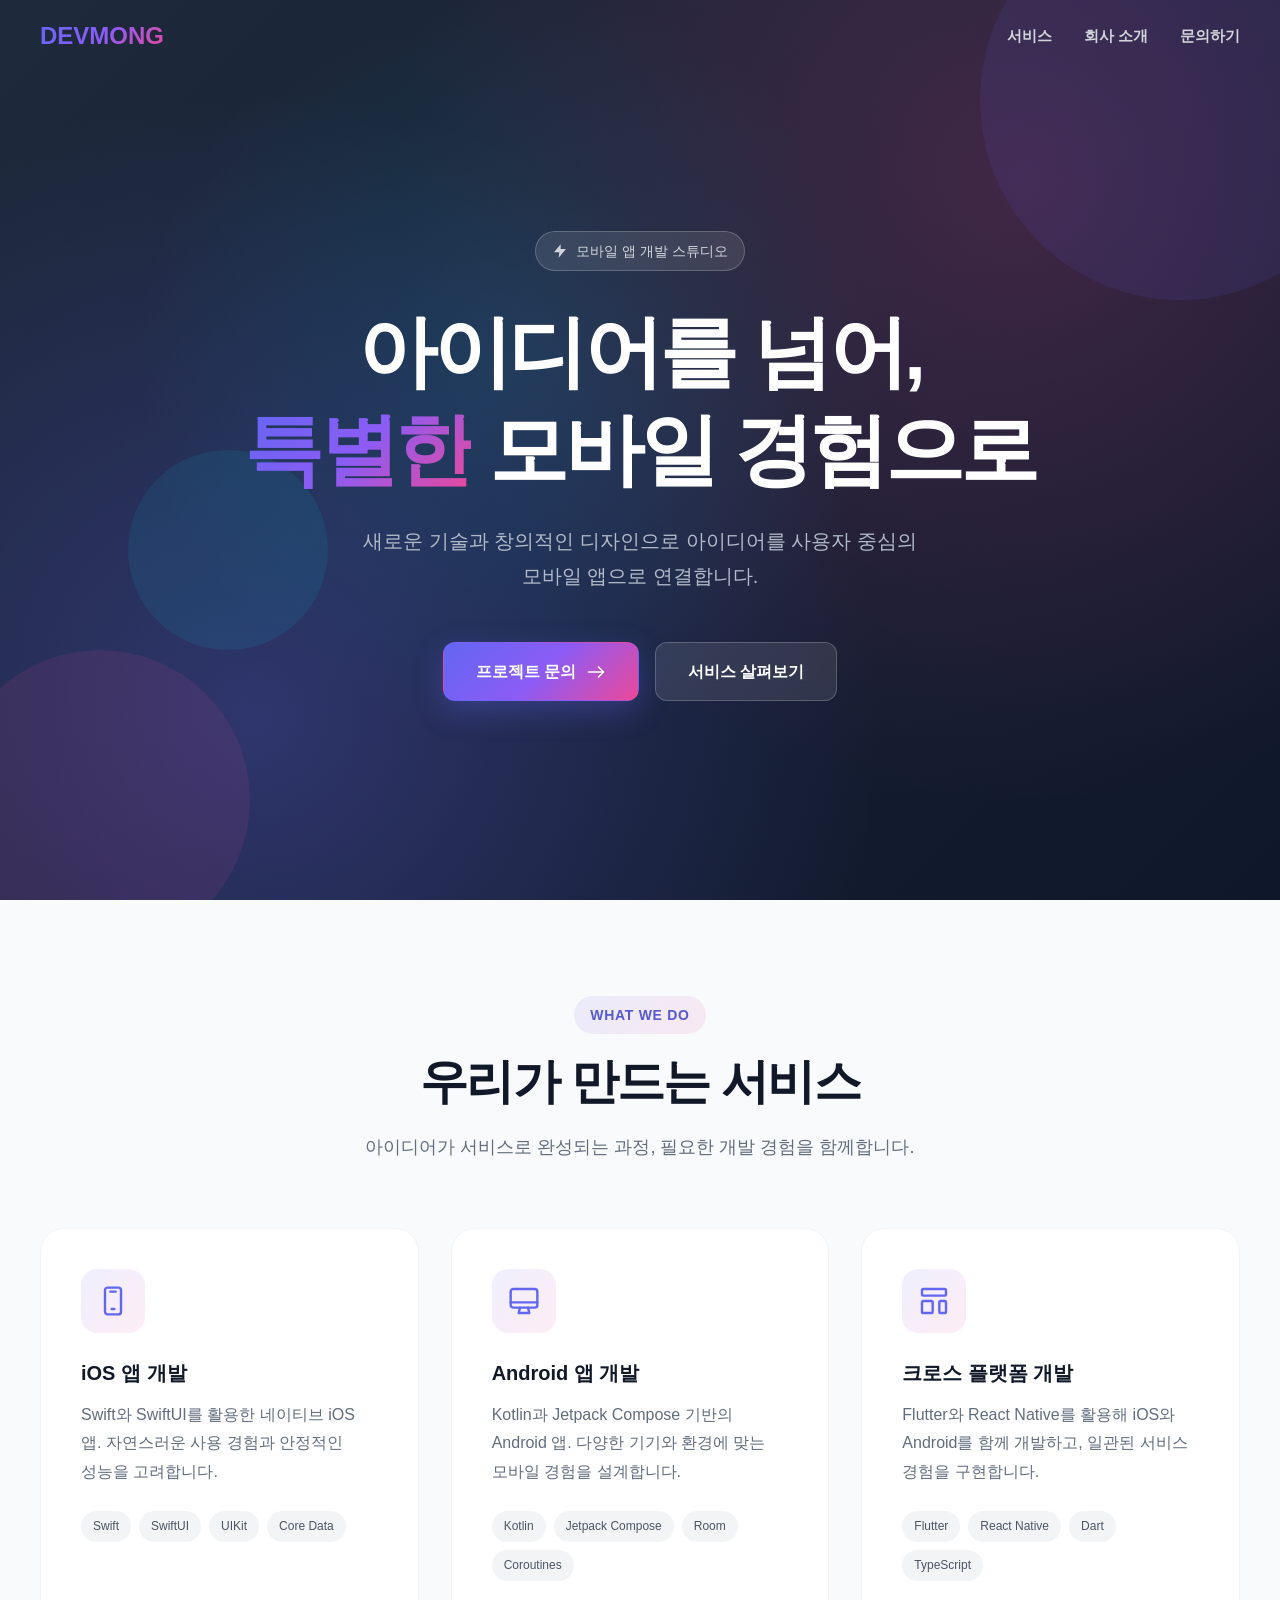
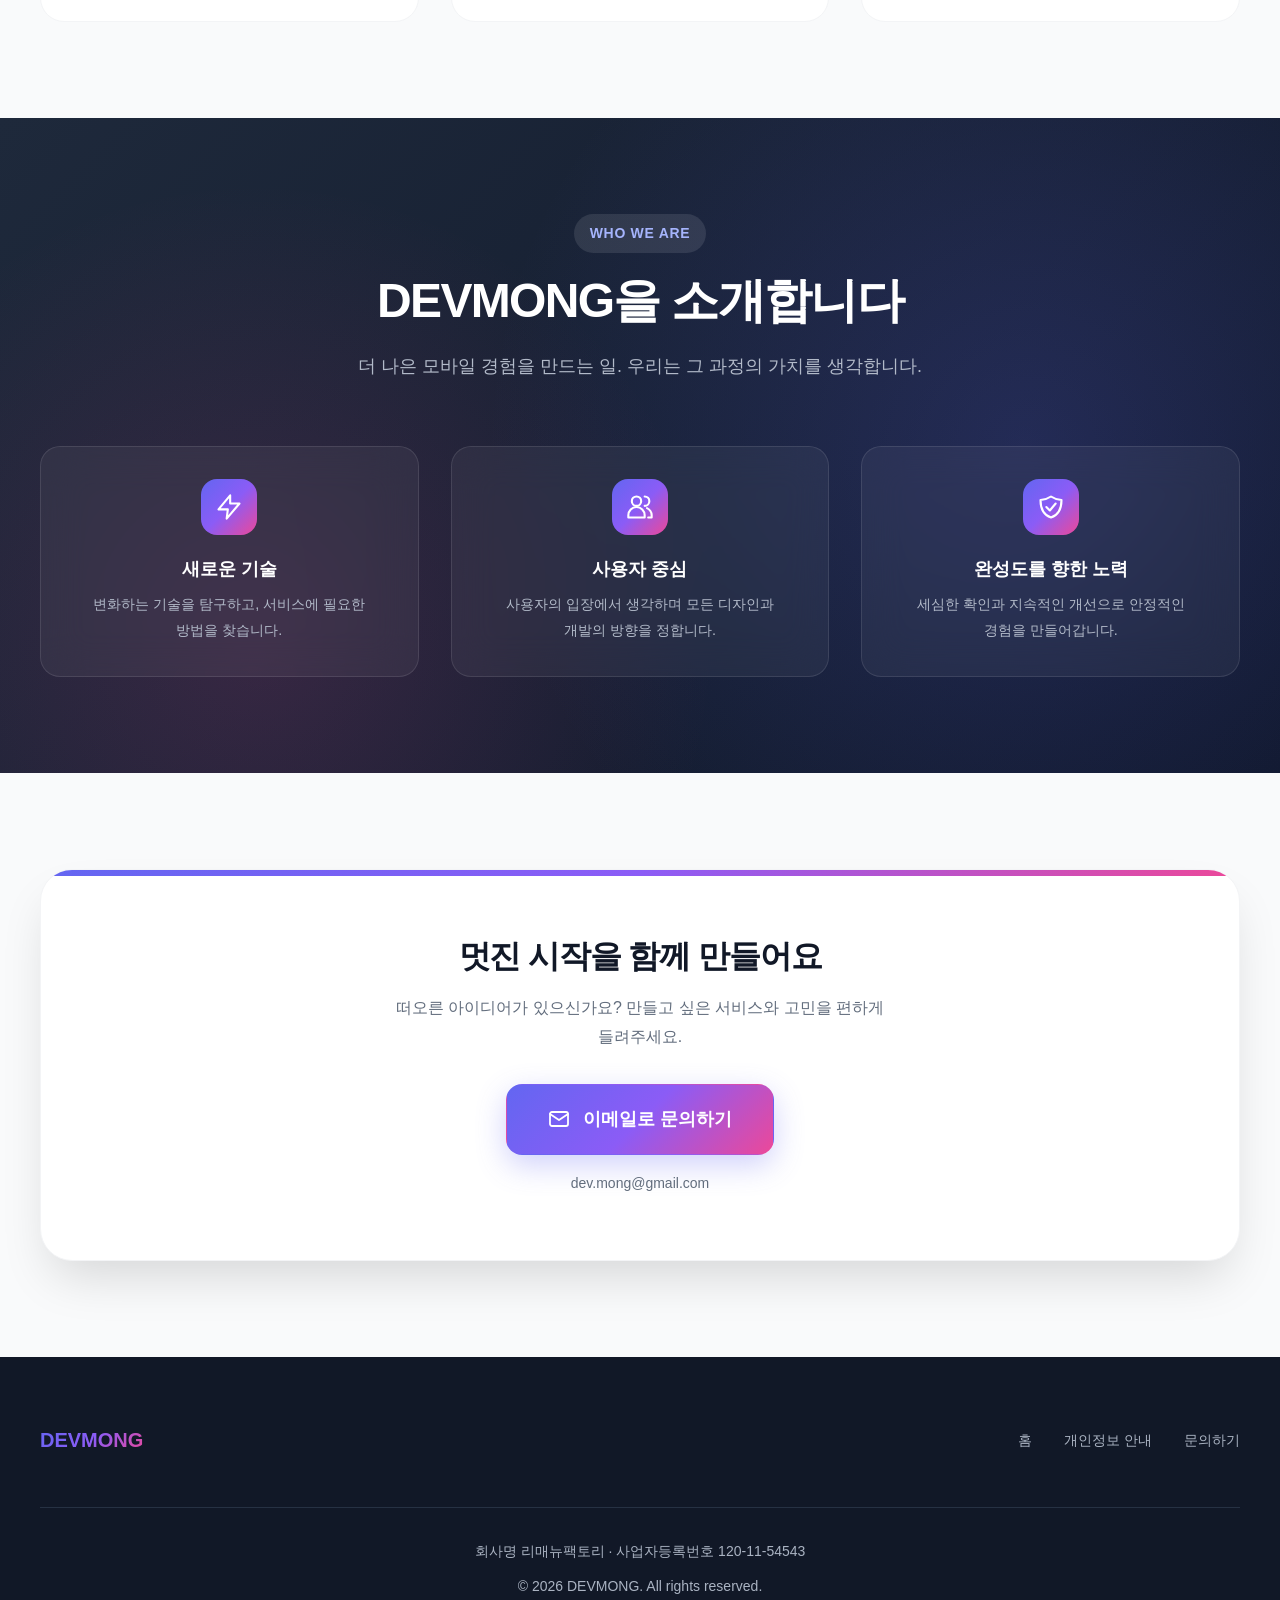
<file: index.html>
<!doctype html>
<html lang="ko">
<head>
  <meta charset="utf-8">
  <meta name="viewport" content="width=device-width, initial-scale=1">
  <meta name="theme-color" content="#0f172a">
  <meta name="description" content="아이디어를 더 나은 모바일 경험으로 연결합니다. DEVMONG의 서비스와 회사 소개를 만나보세요.">
  <meta property="og:type" content="website">
  <meta property="og:locale" content="ko_KR">
  <meta property="og:title" content="DEVMONG | 모바일 앱 개발 스튜디오">
  <meta property="og:description" content="아이디어를 더 나은 모바일 경험으로 연결합니다.">
  <title>DEVMONG | 모바일 앱 개발 스튜디오</title>
  <link rel="icon" href="./assets/favicon.svg" type="image/svg+xml">
  <link rel="stylesheet" href="./assets/styles.css">
  <script src="./site.config.js" defer></script>
  <script src="./assets/main.js" defer></script>
</head>
<body id="top">
  <a class="skip-link" href="#main">본문으로 바로가기</a>
  <header class="navbar" id="navbar">
    <nav class="nav-container container" aria-label="주 메뉴">
      <a class="logo" href="./index.html" aria-label="DEVMONG 홈" data-brand-link>
        <img class="brand-image" data-brand-image alt="" hidden>
        <span class="brand-text" data-company-name>DEVMONG</span>
      </a>
      <button class="mobile-menu-btn" type="button" aria-controls="nav-links" aria-expanded="false" aria-label="메뉴 열기" hidden>
        <svg viewBox="0 0 24 24" fill="none" stroke="currentColor" stroke-width="2" aria-hidden="true"><path class="menu-lines" d="M4 6h16M4 12h16M4 18h16"/><path class="menu-close" d="m6 6 12 12M6 18 18 6"/></svg>
      </button>
      <ul class="nav-links" id="nav-links">
        <li><a href="#services">서비스</a></li>
        <li><a href="#about">회사 소개</a></li>
        <li><a href="#contact">문의하기</a></li>
      </ul>
    </nav>
  </header>

  <main id="main" tabindex="-1">
    <section class="hero" aria-labelledby="hero-title">
      <div class="floating-shapes" aria-hidden="true"><div class="shape shape-1"></div><div class="shape shape-2"></div><div class="shape shape-3"></div></div>
      <div class="hero-content">
        <div class="hero-badge">
          <svg viewBox="0 0 24 24" fill="currentColor" aria-hidden="true"><path d="M13 2 3 14h8l-1 8L21 9h-8z"/></svg>
          <span data-text="hero.badge">모바일 앱 개발 스튜디오</span>
        </div>
        <h1 id="hero-title"><span class="hero-line" data-text="hero.line1">아이디어를 넘어,</span><span class="gradient-text" data-text="hero.highlight">특별한</span> <span data-text="hero.line2">모바일 경험으로</span></h1>
        <p data-text="hero.description">새로운 기술과 창의적인 디자인으로 아이디어를 사용자 중심의 모바일 앱으로 연결합니다.</p>
        <div class="hero-buttons">
          <a class="btn btn-primary" href="#contact"><span data-text="hero.primaryButton">프로젝트 문의</span><svg viewBox="0 0 24 24" fill="none" stroke="currentColor" stroke-width="2" aria-hidden="true"><path d="M3 12h18m-6-6 6 6-6 6"/></svg></a>
          <a class="btn btn-secondary" href="#services" data-text="hero.secondaryButton">서비스 살펴보기</a>
        </div>
      </div>
    </section>

    <section id="services" aria-labelledby="services-title">
      <div class="container">
        <div class="section-header reveal">
          <span class="section-label">WHAT WE DO</span>
          <h2 class="section-title" id="services-title" data-text="services.title">우리가 만드는 서비스</h2>
          <p class="section-subtitle" data-text="services.description">아이디어가 서비스로 완성되는 과정, 필요한 개발 경험을 함께합니다.</p>
        </div>
        <div class="services-grid">
          <article class="service-card reveal" data-service="0">
            <div class="service-icon" aria-hidden="true"><svg viewBox="0 0 24 24" fill="none" stroke="currentColor" stroke-width="1.8"><rect x="6" y="2" width="12" height="20" rx="2"/><path d="M10 5h4M11 18h2"/></svg></div>
            <h3 data-service-title>iOS 앱 개발</h3>
            <p data-service-description>Swift와 SwiftUI를 활용한 네이티브 iOS 앱. 자연스러운 사용 경험과 안정적인 성능을 고려합니다.</p>
            <ul class="service-tags" aria-label="관련 기술"><li>Swift</li><li>SwiftUI</li><li>UIKit</li><li>Core Data</li></ul>
          </article>
          <article class="service-card reveal" data-service="1">
            <div class="service-icon" aria-hidden="true"><svg viewBox="0 0 24 24" fill="none" stroke="currentColor" stroke-width="1.8"><rect x="2" y="3" width="20" height="14" rx="2"/><path d="M2 13h20M9 17l-1 4h8l-1-4"/></svg></div>
            <h3 data-service-title>Android 앱 개발</h3>
            <p data-service-description>Kotlin과 Jetpack Compose 기반의 Android 앱. 다양한 기기와 환경에 맞는 모바일 경험을 설계합니다.</p>
            <ul class="service-tags" aria-label="관련 기술"><li>Kotlin</li><li>Jetpack Compose</li><li>Room</li><li>Coroutines</li></ul>
          </article>
          <article class="service-card reveal" data-service="2">
            <div class="service-icon" aria-hidden="true"><svg viewBox="0 0 24 24" fill="none" stroke="currentColor" stroke-width="1.8"><rect x="3" y="3" width="18" height="5" rx="1"/><rect x="3" y="12" width="8" height="9" rx="1"/><rect x="16" y="12" width="5" height="9" rx="1"/></svg></div>
            <h3 data-service-title>크로스 플랫폼 개발</h3>
            <p data-service-description>Flutter와 React Native를 활용해 iOS와 Android를 함께 개발하고, 일관된 서비스 경험을 구현합니다.</p>
            <ul class="service-tags" aria-label="관련 기술"><li>Flutter</li><li>React Native</li><li>Dart</li><li>TypeScript</li></ul>
          </article>
        </div>
      </div>
    </section>

    <section id="about" class="about" aria-labelledby="about-title">
      <div class="container">
        <div class="section-header reveal">
          <span class="section-label">WHO WE ARE</span>
          <h2 class="section-title" id="about-title" data-text="about.title">DEVMONG을 소개합니다</h2>
          <p class="section-subtitle" data-text="about.description">더 나은 모바일 경험을 만드는 일. 우리는 그 과정의 가치를 생각합니다.</p>
        </div>
        <div class="about-content">
          <article class="about-card reveal" data-about="0">
            <div class="about-icon" aria-hidden="true"><svg viewBox="0 0 24 24" fill="none" stroke="currentColor" stroke-width="1.8"><path d="M13 2 3 14h8l-1 8L21 9h-8z"/></svg></div>
            <h3 data-about-title>새로운 기술</h3><p data-about-description>변화하는 기술을 탐구하고, 서비스에 필요한 방법을 찾습니다.</p>
          </article>
          <article class="about-card reveal" data-about="1">
            <div class="about-icon" aria-hidden="true"><svg viewBox="0 0 24 24" fill="none" stroke="currentColor" stroke-width="1.8"><circle cx="9" cy="7" r="4"/><path d="M2 21v-2a7 7 0 0 1 14 0v2ZM16 3a4 4 0 0 1 0 8m3 10h3v-2a7 7 0 0 0-4-6"/></svg></div>
            <h3 data-about-title>사용자 중심</h3><p data-about-description>사용자의 입장에서 생각하며 모든 디자인과 개발의 방향을 정합니다.</p>
          </article>
          <article class="about-card reveal" data-about="2">
            <div class="about-icon" aria-hidden="true"><svg viewBox="0 0 24 24" fill="none" stroke="currentColor" stroke-width="1.8"><path d="M12 3c3 2 6 3 9 3 0 8-3 13-9 15C6 19 3 14 3 6c3 0 6-1 9-3Z"/><path d="m8 12 3 3 5-6"/></svg></div>
            <h3 data-about-title>완성도를 향한 노력</h3><p data-about-description>세심한 확인과 지속적인 개선으로 안정적인 경험을 만들어갑니다.</p>
          </article>
        </div>
      </div>
    </section>

    <section id="contact" class="contact" aria-labelledby="contact-title">
      <div class="container">
        <div class="contact-box reveal">
          <h2 id="contact-title" data-text="inquiry.title">멋진 시작을 함께 만들어요</h2>
          <p data-text="inquiry.description">떠오른 아이디어가 있으신가요? 만들고 싶은 서비스와 고민을 편하게 들려주세요.</p>
          <a class="contact-btn" data-contact-button href="mailto:dev.mong@gmail.com" aria-describedby="contact-status">
            <svg viewBox="0 0 24 24" fill="none" stroke="currentColor" stroke-width="1.8" aria-hidden="true"><rect x="3" y="5" width="18" height="14" rx="2"/><path d="m3 7 9 6 9-6"/></svg>
            <span data-contact-button-label>이메일로 문의하기</span>
          </a>
          <p class="contact-status" id="contact-status" data-contact-status>dev.mong@gmail.com</p>
          <dl class="contact-details" data-contact-details hidden></dl>
        </div>
      </div>
    </section>
  </main>

  <footer>
    <div class="footer-content container">
      <a class="footer-logo" href="./index.html" data-brand-link aria-label="DEVMONG 홈"><img class="brand-image" data-brand-image alt="" hidden><span class="brand-text" data-company-name>DEVMONG</span></a>
      <nav class="footer-links" aria-label="하단 메뉴"><a href="./index.html">홈</a><a href="./privacy.html">개인정보 안내</a><a href="#contact">문의하기</a></nav>
    </div>
    <div class="footer-bottom container">
      <p class="company-details" data-company-details>회사명 리매뉴팩토리 · 사업자등록번호 120-11-54543</p>
      <p>© <span data-year>2026</span> <span data-company-name>DEVMONG</span>. All rights reserved.</p>
    </div>
  </footer>
</body>
</html>
</file>
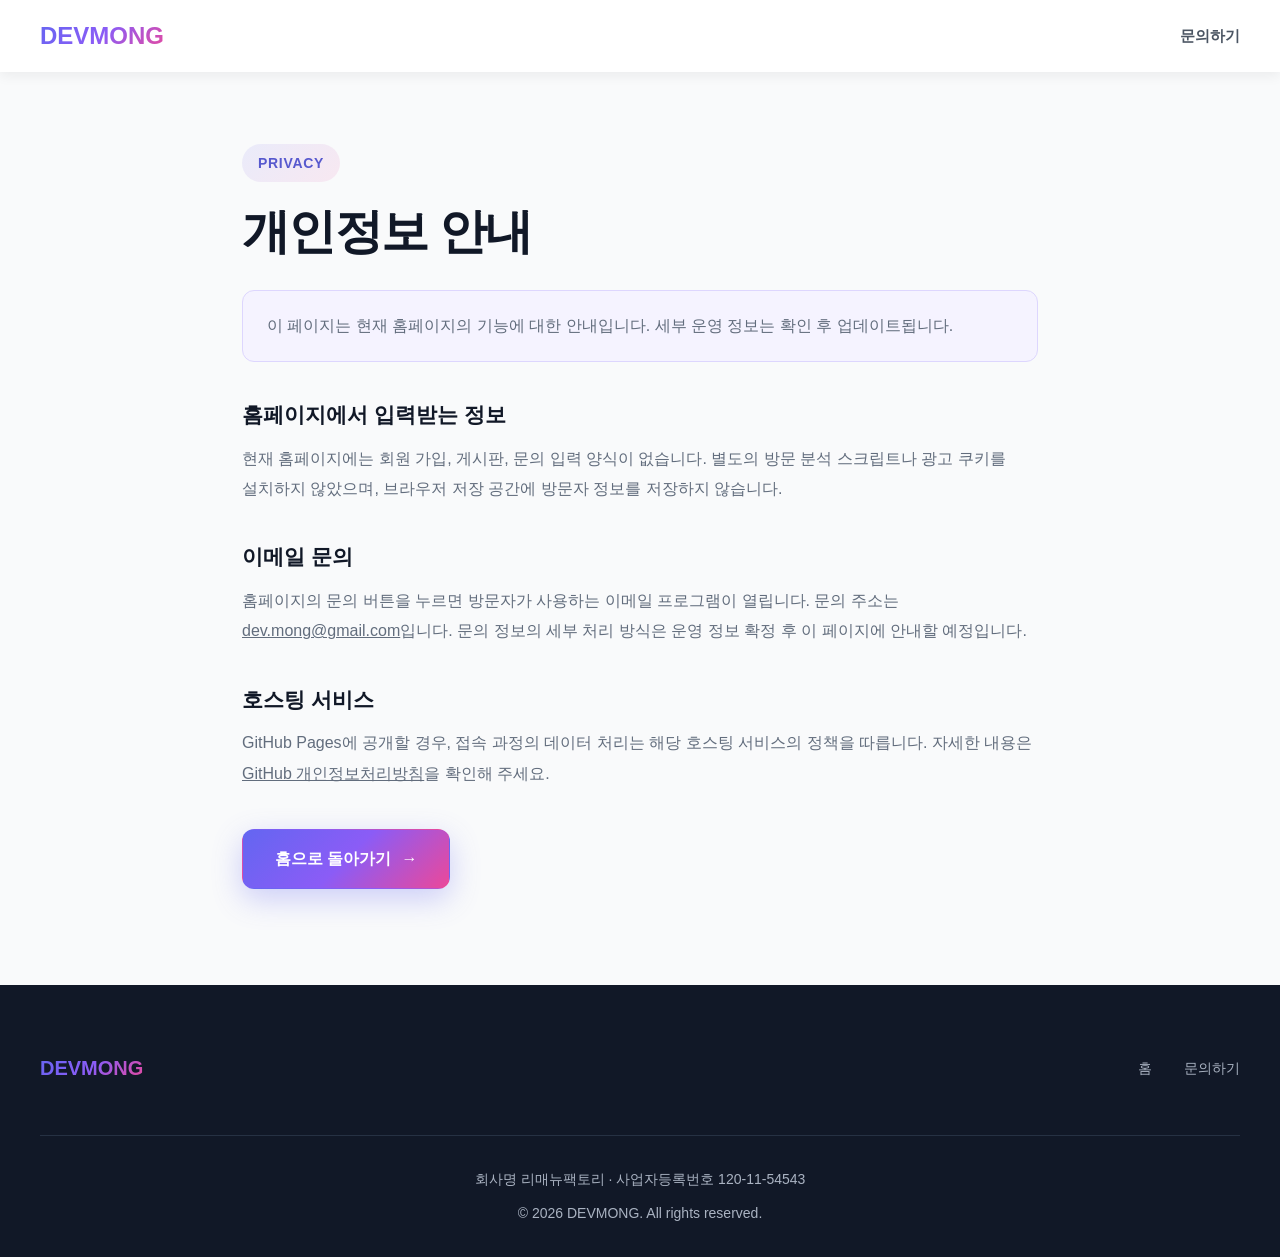
<file: privacy.html>
<!doctype html>
<html lang="ko">
<head>
  <meta charset="utf-8">
  <meta name="viewport" content="width=device-width, initial-scale=1">
  <meta name="theme-color" content="#0f172a">
  <meta name="robots" content="noindex">
  <title>개인정보 안내 | DEVMONG</title>
  <link rel="icon" href="./assets/favicon.svg" type="image/svg+xml">
  <link rel="stylesheet" href="./assets/styles.css">
  <script src="./site.config.js" defer></script>
  <script src="./assets/main.js" defer></script>
</head>
<body data-page="privacy">
  <a class="skip-link" href="#main">본문으로 바로가기</a>
  <header class="navbar solid"><nav class="nav-container container" aria-label="주 메뉴"><a class="logo" href="./index.html" data-brand-link aria-label="DEVMONG 홈"><img class="brand-image" data-brand-image alt="" hidden><span class="brand-text" data-company-name>DEVMONG</span></a><ul class="nav-links"><li><a href="./index.html#contact">문의하기</a></li></ul></nav></header>
  <main id="main" class="document-main" tabindex="-1">
    <span class="section-label">PRIVACY</span>
    <h1>개인정보 안내</h1>
    <p class="document-note">이 페이지는 현재 홈페이지의 기능에 대한 안내입니다. 세부 운영 정보는 확인 후 업데이트됩니다.</p>
    <h2>홈페이지에서 입력받는 정보</h2>
    <p>현재 홈페이지에는 회원 가입, 게시판, 문의 입력 양식이 없습니다. 별도의 방문 분석 스크립트나 광고 쿠키를 설치하지 않았으며, 브라우저 저장 공간에 방문자 정보를 저장하지 않습니다.</p>
    <h2>이메일 문의</h2>
    <p>홈페이지의 문의 버튼을 누르면 방문자가 사용하는 이메일 프로그램이 열립니다. 문의 주소는 <a data-contact-email href="mailto:dev.mong@gmail.com">dev.mong@gmail.com</a>입니다. 문의 정보의 세부 처리 방식은 운영 정보 확정 후 이 페이지에 안내할 예정입니다.</p>
    <h2>호스팅 서비스</h2>
    <p>GitHub Pages에 공개할 경우, 접속 과정의 데이터 처리는 해당 호스팅 서비스의 정책을 따릅니다. 자세한 내용은 <a href="https://docs.github.com/en/site-policy/privacy-policies/github-privacy-statement" target="_blank" rel="noopener noreferrer">GitHub 개인정보처리방침</a>을 확인해 주세요.</p>
    <a class="btn btn-primary" href="./index.html">홈으로 돌아가기 <span aria-hidden="true">→</span></a>
  </main>
  <footer><div class="footer-content container"><a class="footer-logo" href="./index.html" data-brand-link aria-label="DEVMONG 홈"><img class="brand-image" data-brand-image alt="" hidden><span class="brand-text" data-company-name>DEVMONG</span></a><nav class="footer-links" aria-label="하단 메뉴"><a href="./index.html">홈</a><a href="./index.html#contact">문의하기</a></nav></div><div class="footer-bottom container"><p class="company-details" data-company-details>회사명 리매뉴팩토리 · 사업자등록번호 120-11-54543</p><p>© <span data-year>2026</span> <span data-company-name>DEVMONG</span>. All rights reserved.</p></div></footer>
</body>
</html>
</file>
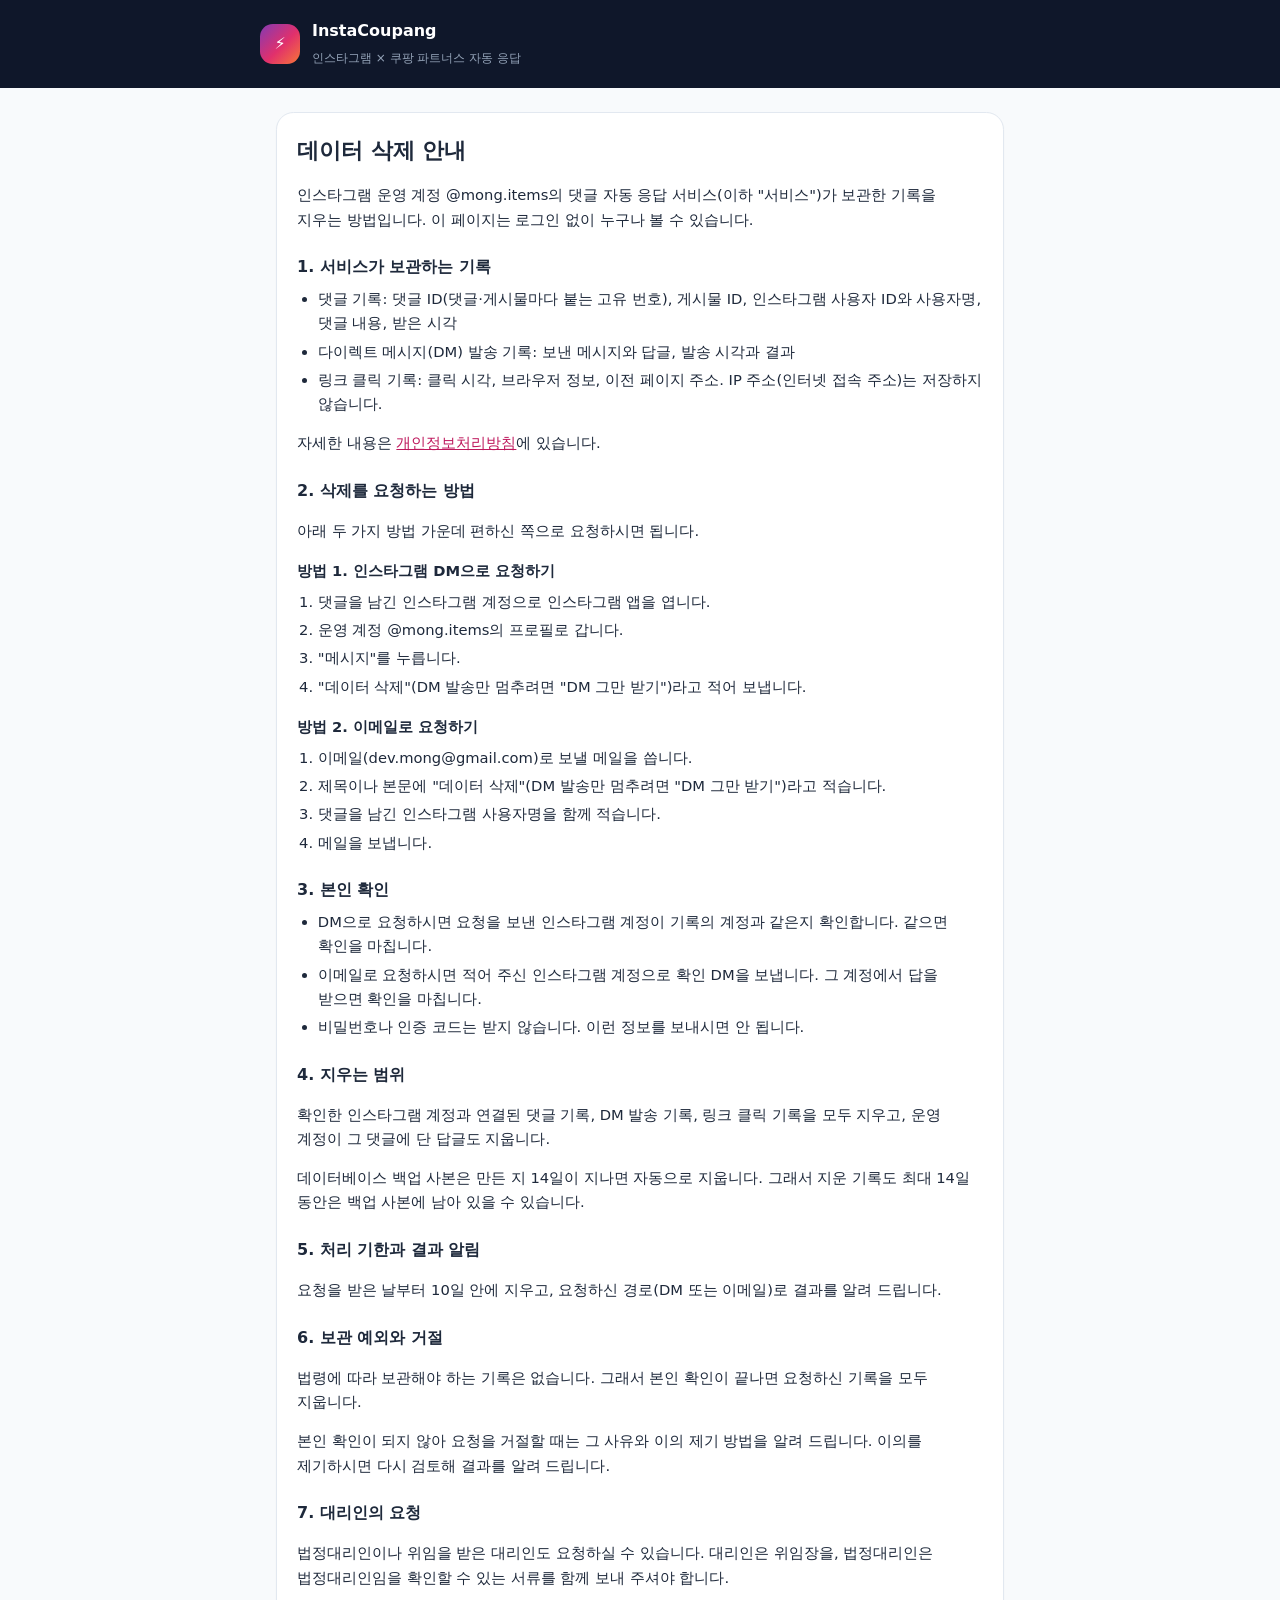
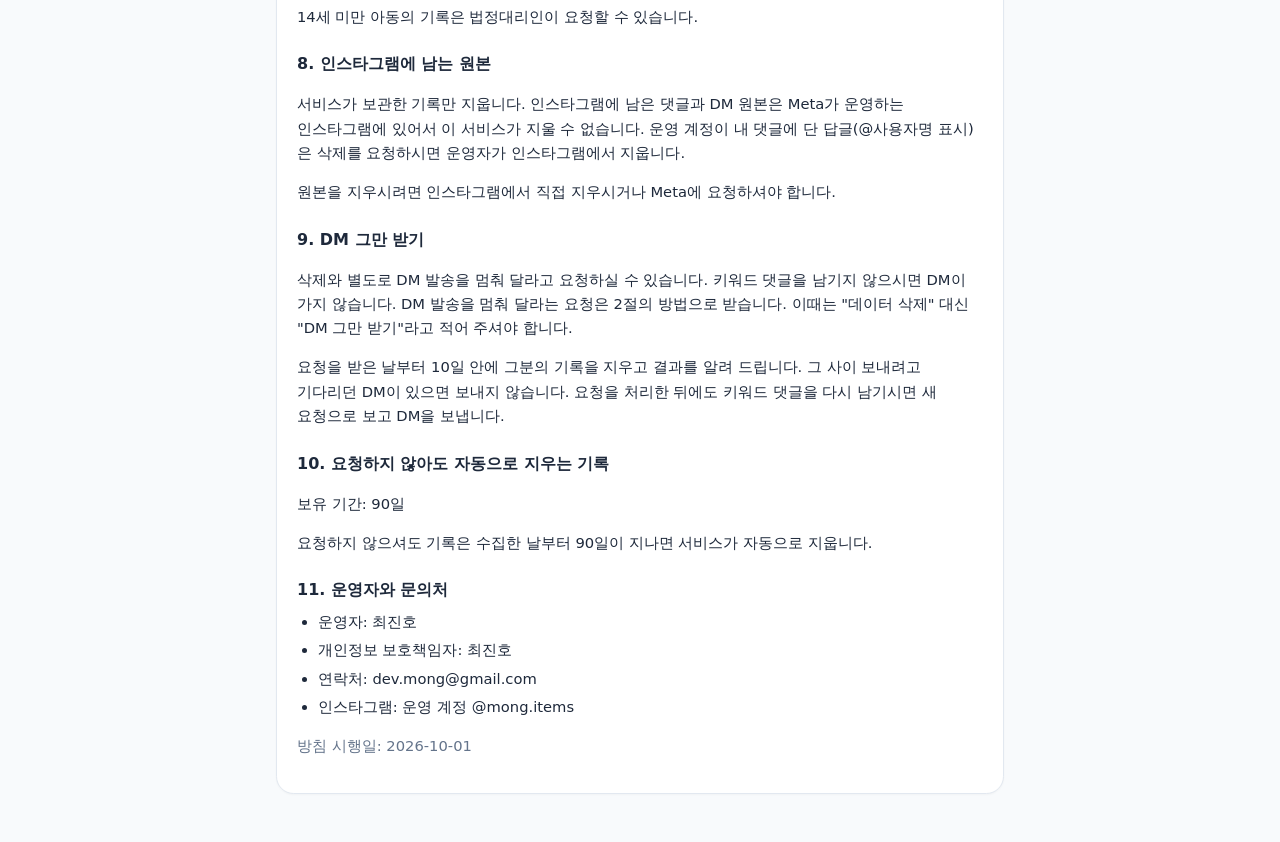
<file: pang/data-deletion.html>
<!DOCTYPE html>
<html lang="ko"><head>
  <meta charset="UTF-8">
  <meta name="viewport" content="width=device-width, initial-scale=1">
  <link rel="stylesheet" href="./assets/policy.css">
<title>데이터 삭제 안내</title></head>
<body><header class="pub-head"><div class="inner pub-brand">
  <div class="pub-logo brand-grad">⚡</div>
  <div><b>InstaCoupang</b><small>인스타그램 × 쿠팡 파트너스 자동 응답</small></div>
</div></header>


<main class="pub-main"><article class="panel pub-doc">
<h1>데이터 삭제 안내</h1>
<p>인스타그램 운영 계정 @mong.items의 댓글 자동 응답 서비스(이하 "서비스")가 보관한 기록을 지우는 방법입니다. 이 페이지는 로그인 없이 누구나 볼 수 있습니다.</p>

<h2>1. 서비스가 보관하는 기록</h2>
<ul>
<li>댓글 기록: 댓글 ID(댓글·게시물마다 붙는 고유 번호), 게시물 ID, 인스타그램 사용자 ID와 사용자명, 댓글 내용, 받은 시각</li>
<li>다이렉트 메시지(DM) 발송 기록: 보낸 메시지와 답글, 발송 시각과 결과</li>
<li>링크 클릭 기록: 클릭 시각, 브라우저 정보, 이전 페이지 주소. IP 주소(인터넷 접속 주소)는 저장하지 않습니다.</li>
</ul>
<p>자세한 내용은 <a href="./privacy.html">개인정보처리방침</a>에 있습니다.</p>

<h2>2. 삭제를 요청하는 방법</h2>
<p>아래 두 가지 방법 가운데 편하신 쪽으로 요청하시면 됩니다.</p>
<h3>방법 1. 인스타그램 DM으로 요청하기</h3>
<ol class="pub-steps">
<li>댓글을 남긴 인스타그램 계정으로 인스타그램 앱을 엽니다.</li>
<li>운영 계정 @mong.items의 프로필로 갑니다.</li>
<li>"메시지"를 누릅니다.</li>
<li>"데이터 삭제"(DM 발송만 멈추려면 "DM 그만 받기")라고 적어 보냅니다.</li>
</ol>
<h3>방법 2. 이메일로 요청하기</h3>
<ol class="pub-steps">
<li>이메일(dev.mong@gmail.com)로 보낼 메일을 씁니다.</li>
<li>제목이나 본문에 "데이터 삭제"(DM 발송만 멈추려면 "DM 그만 받기")라고 적습니다.</li>
<li>댓글을 남긴 인스타그램 사용자명을 함께 적습니다.</li>
<li>메일을 보냅니다.</li>
</ol>

<h2>3. 본인 확인</h2>
<ul>
<li>DM으로 요청하시면 요청을 보낸 인스타그램 계정이 기록의 계정과 같은지 확인합니다. 같으면 확인을 마칩니다.</li>
<li>이메일로 요청하시면 적어 주신 인스타그램 계정으로 확인 DM을 보냅니다. 그 계정에서 답을 받으면 확인을 마칩니다.</li>
<li>비밀번호나 인증 코드는 받지 않습니다. 이런 정보를 보내시면 안 됩니다.</li>
</ul>

<h2>4. 지우는 범위</h2>
<p>확인한 인스타그램 계정과 연결된 댓글 기록, DM 발송 기록, 링크 클릭 기록을 모두 지우고, 운영 계정이 그 댓글에 단 답글도 지웁니다.</p>
<p>데이터베이스 백업 사본은 만든 지 14일이 지나면 자동으로 지웁니다. 그래서 지운 기록도 최대 14일 동안은 백업 사본에 남아 있을 수 있습니다.</p>

<h2>5. 처리 기한과 결과 알림</h2>
<p>요청을 받은 날부터 10일 안에 지우고, 요청하신 경로(DM 또는 이메일)로 결과를 알려 드립니다.</p>

<h2>6. 보관 예외와 거절</h2>
<p>법령에 따라 보관해야 하는 기록은 없습니다. 그래서 본인 확인이 끝나면 요청하신 기록을 모두 지웁니다.</p>
<p>본인 확인이 되지 않아 요청을 거절할 때는 그 사유와 이의 제기 방법을 알려 드립니다. 이의를 제기하시면 다시 검토해 결과를 알려 드립니다.</p>

<h2>7. 대리인의 요청</h2>
<p>법정대리인이나 위임을 받은 대리인도 요청하실 수 있습니다. 대리인은 위임장을, 법정대리인은 법정대리인임을 확인할 수 있는 서류를 함께 보내 주셔야 합니다.</p>
<p>14세 미만 아동의 기록은 법정대리인이 요청할 수 있습니다.</p>

<h2>8. 인스타그램에 남는 원본</h2>
<p>서비스가 보관한 기록만 지웁니다. 인스타그램에 남은 댓글과 DM 원본은 Meta가 운영하는 인스타그램에 있어서 이 서비스가 지울 수 없습니다. 운영 계정이 내 댓글에 단 답글(@사용자명 표시)은 삭제를 요청하시면 운영자가 인스타그램에서 지웁니다.</p>
<p>원본을 지우시려면 인스타그램에서 직접 지우시거나 Meta에 요청하셔야 합니다.</p>

<h2>9. DM 그만 받기</h2>
<p>삭제와 별도로 DM 발송을 멈춰 달라고 요청하실 수 있습니다. 키워드 댓글을 남기지 않으시면 DM이 가지 않습니다. DM 발송을 멈춰 달라는 요청은 2절의 방법으로 받습니다. 이때는 "데이터 삭제" 대신 "DM 그만 받기"라고 적어 주셔야 합니다.</p>
<p>요청을 받은 날부터 10일 안에 그분의 기록을 지우고 결과를 알려 드립니다. 그 사이 보내려고 기다리던 DM이 있으면 보내지 않습니다. 요청을 처리한 뒤에도 키워드 댓글을 다시 남기시면 새 요청으로 보고 DM을 보냅니다.</p>

<h2>10. 요청하지 않아도 자동으로 지우는 기록</h2>
<p>보유 기간: 90일</p>
<p>요청하지 않으셔도 기록은 수집한 날부터 90일이 지나면 서비스가 자동으로 지웁니다.</p>

<h2>11. 운영자와 문의처</h2>
<ul>
<li>운영자: 최진호</li>
<li>개인정보 보호책임자: 최진호</li>
<li>연락처: dev.mong@gmail.com</li>
<li>인스타그램: 운영 계정 @mong.items</li>
</ul>
<p class="pub-note">방침 시행일: 2026-10-01</p>
</article></main></body></html>
</file>
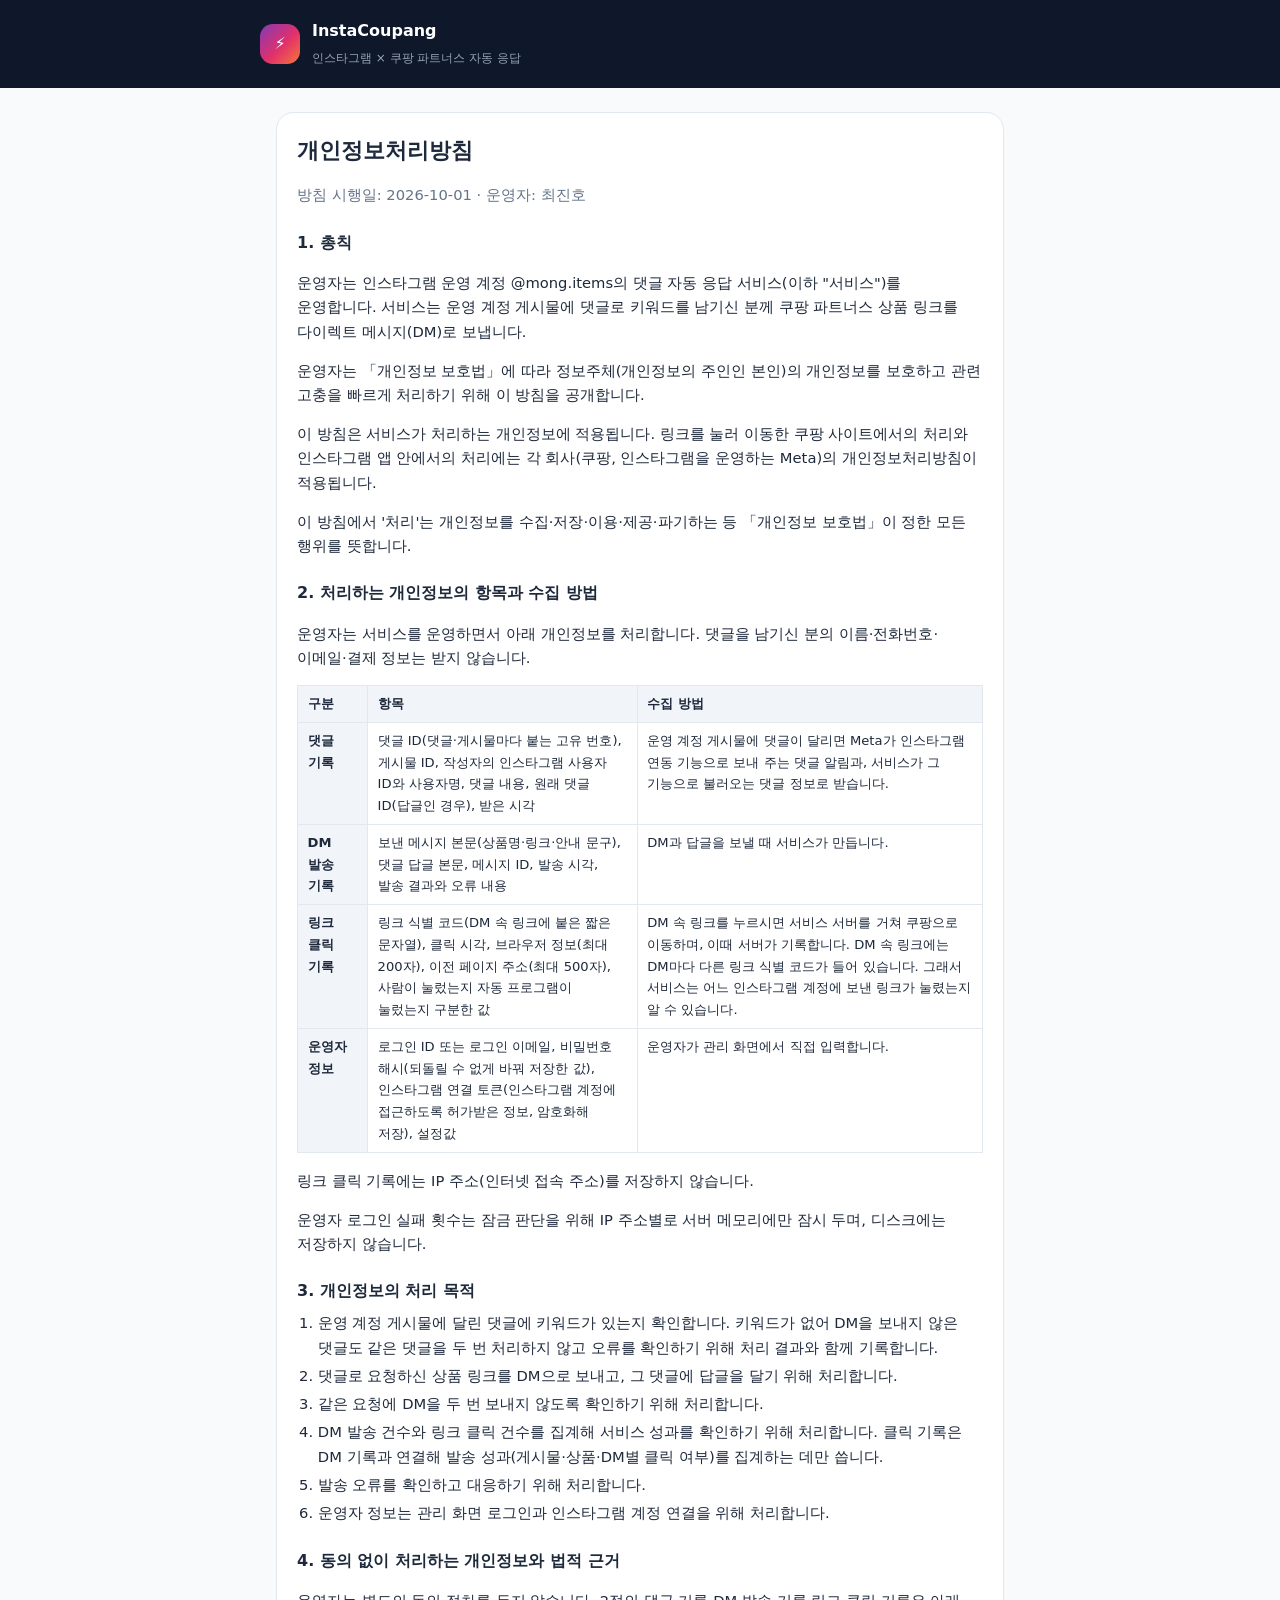
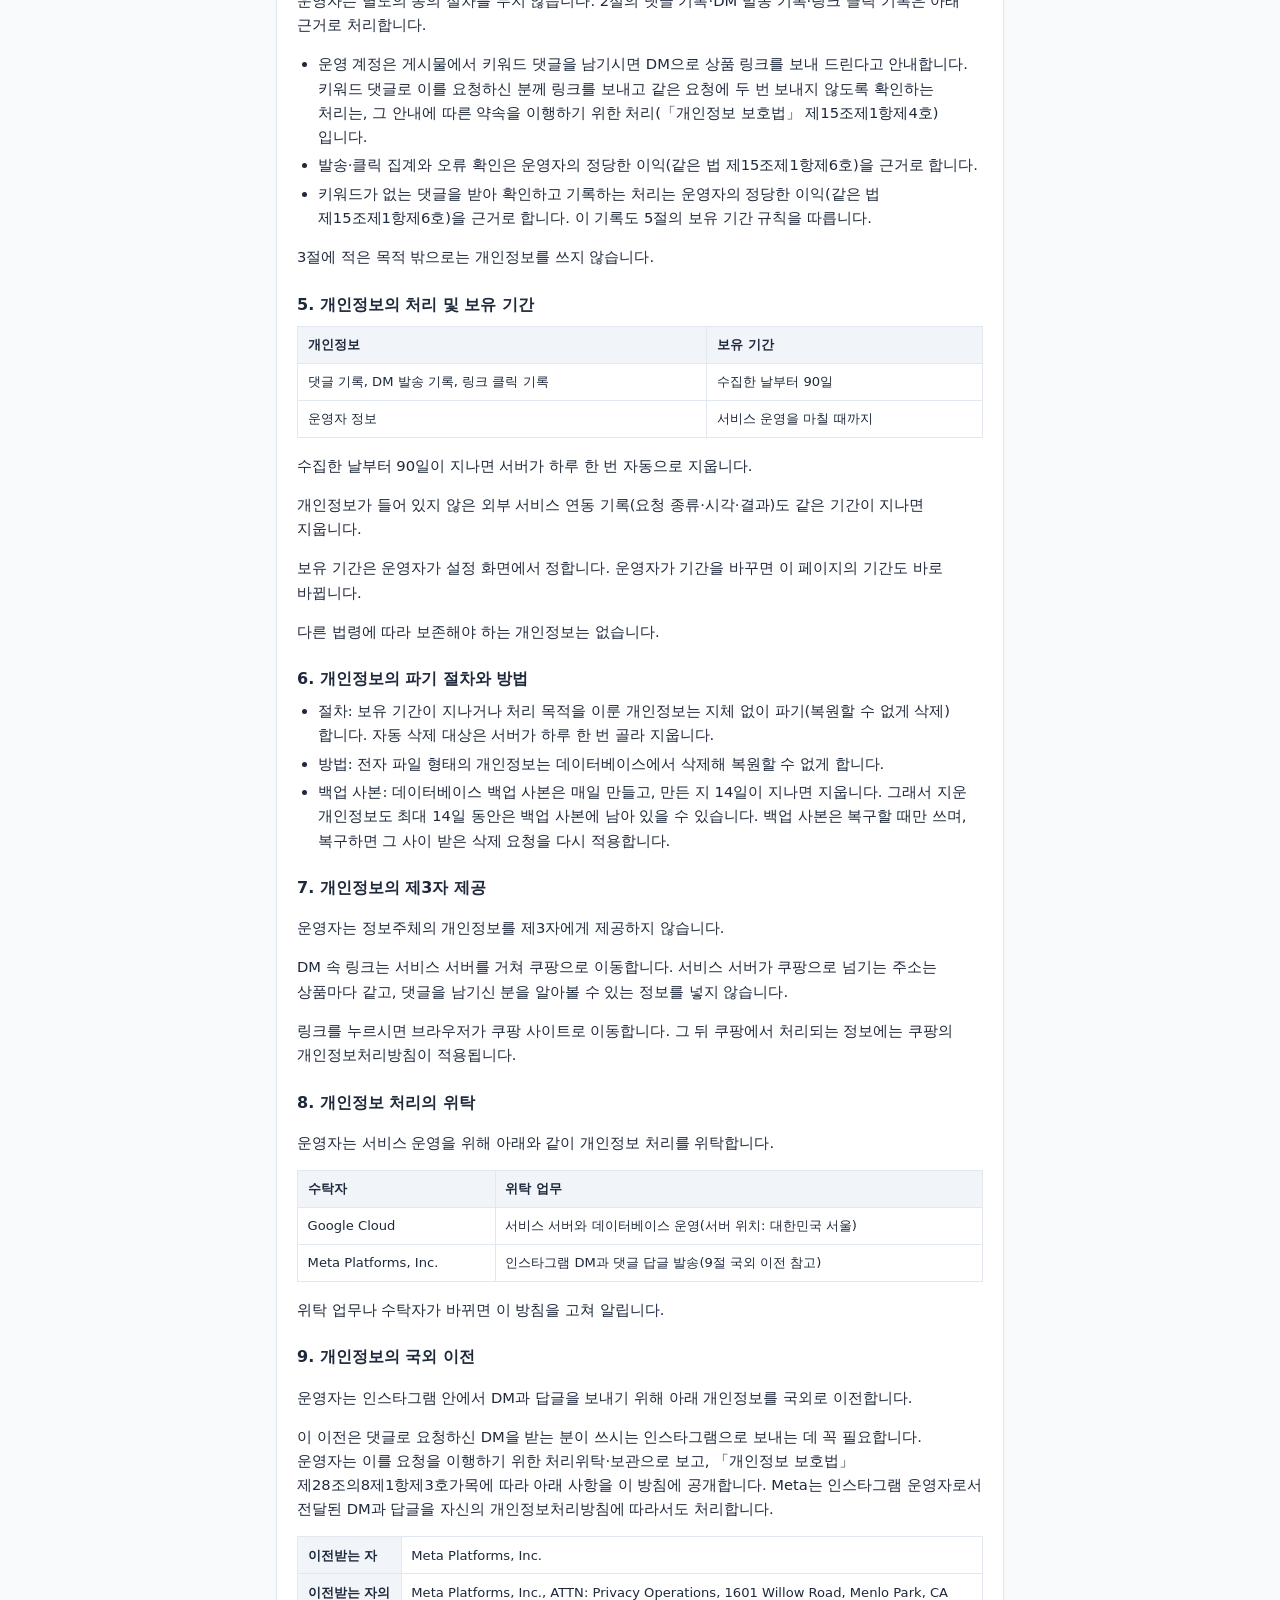
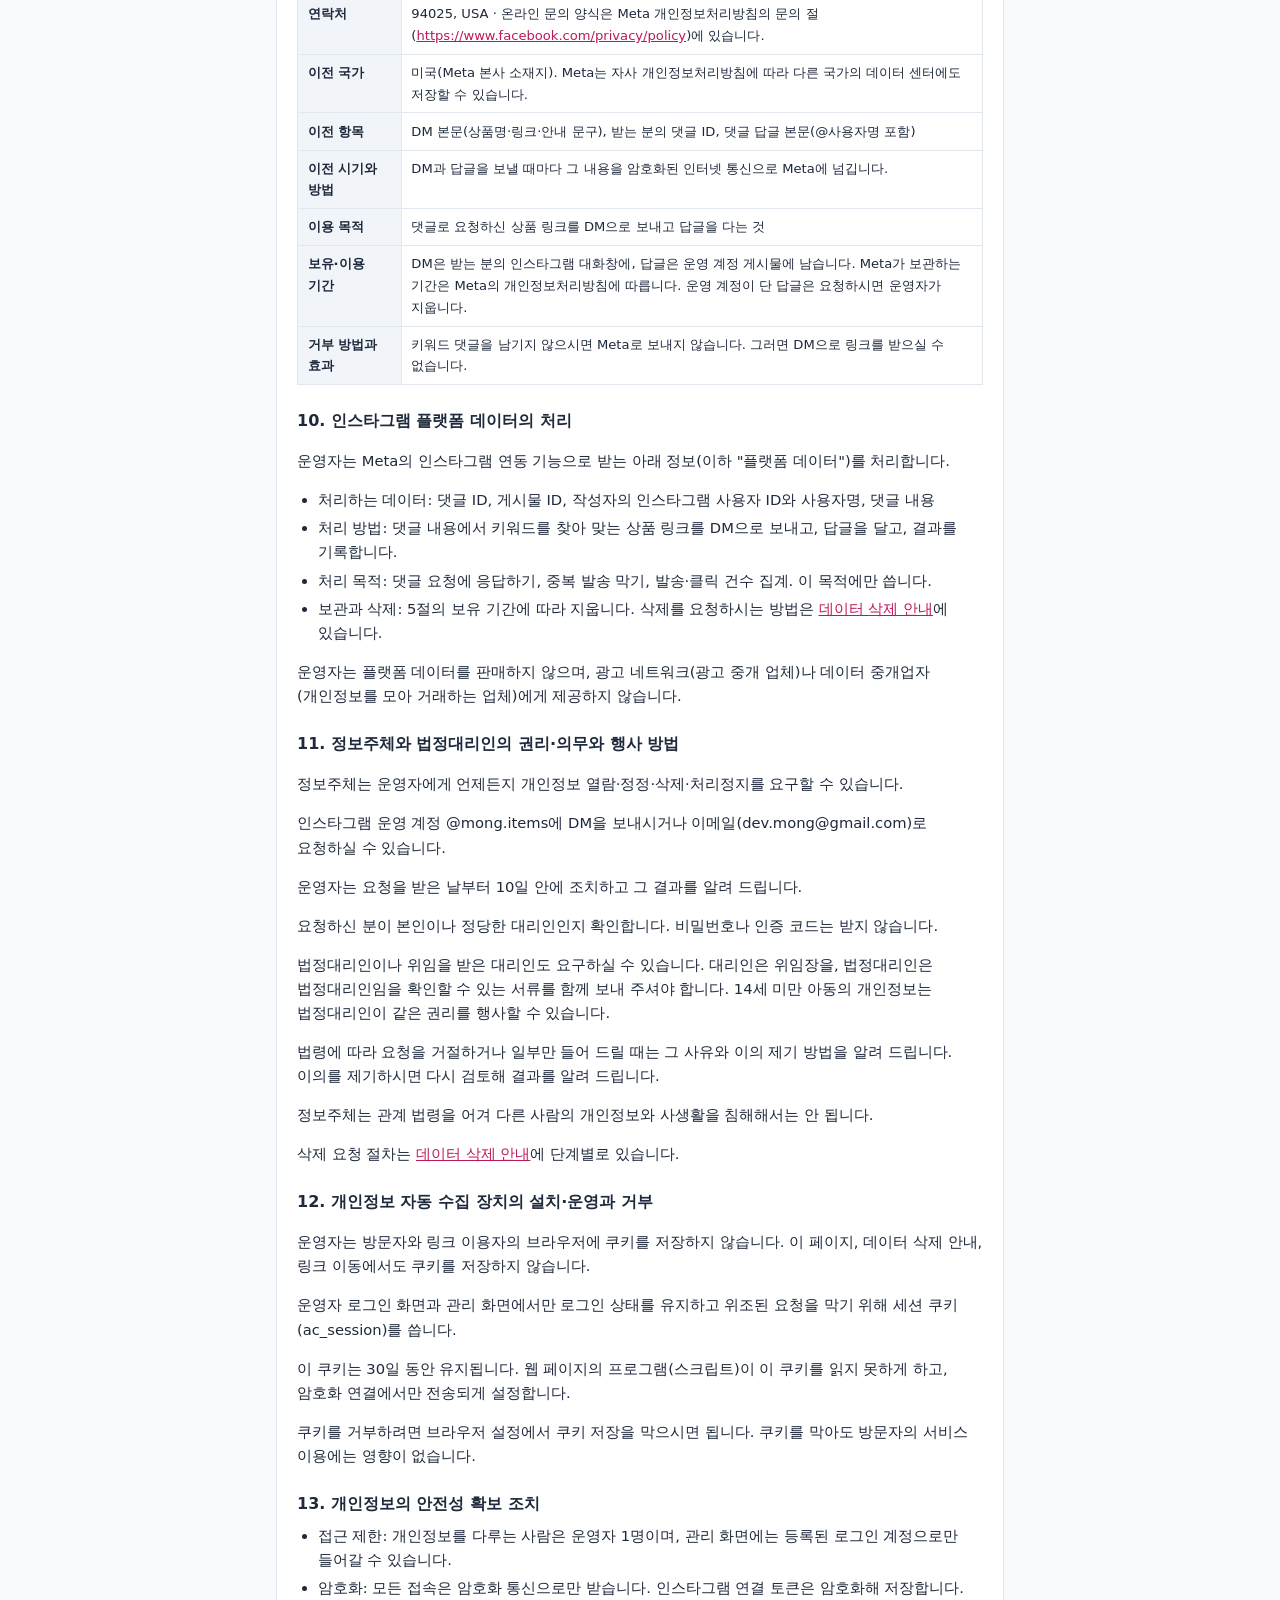
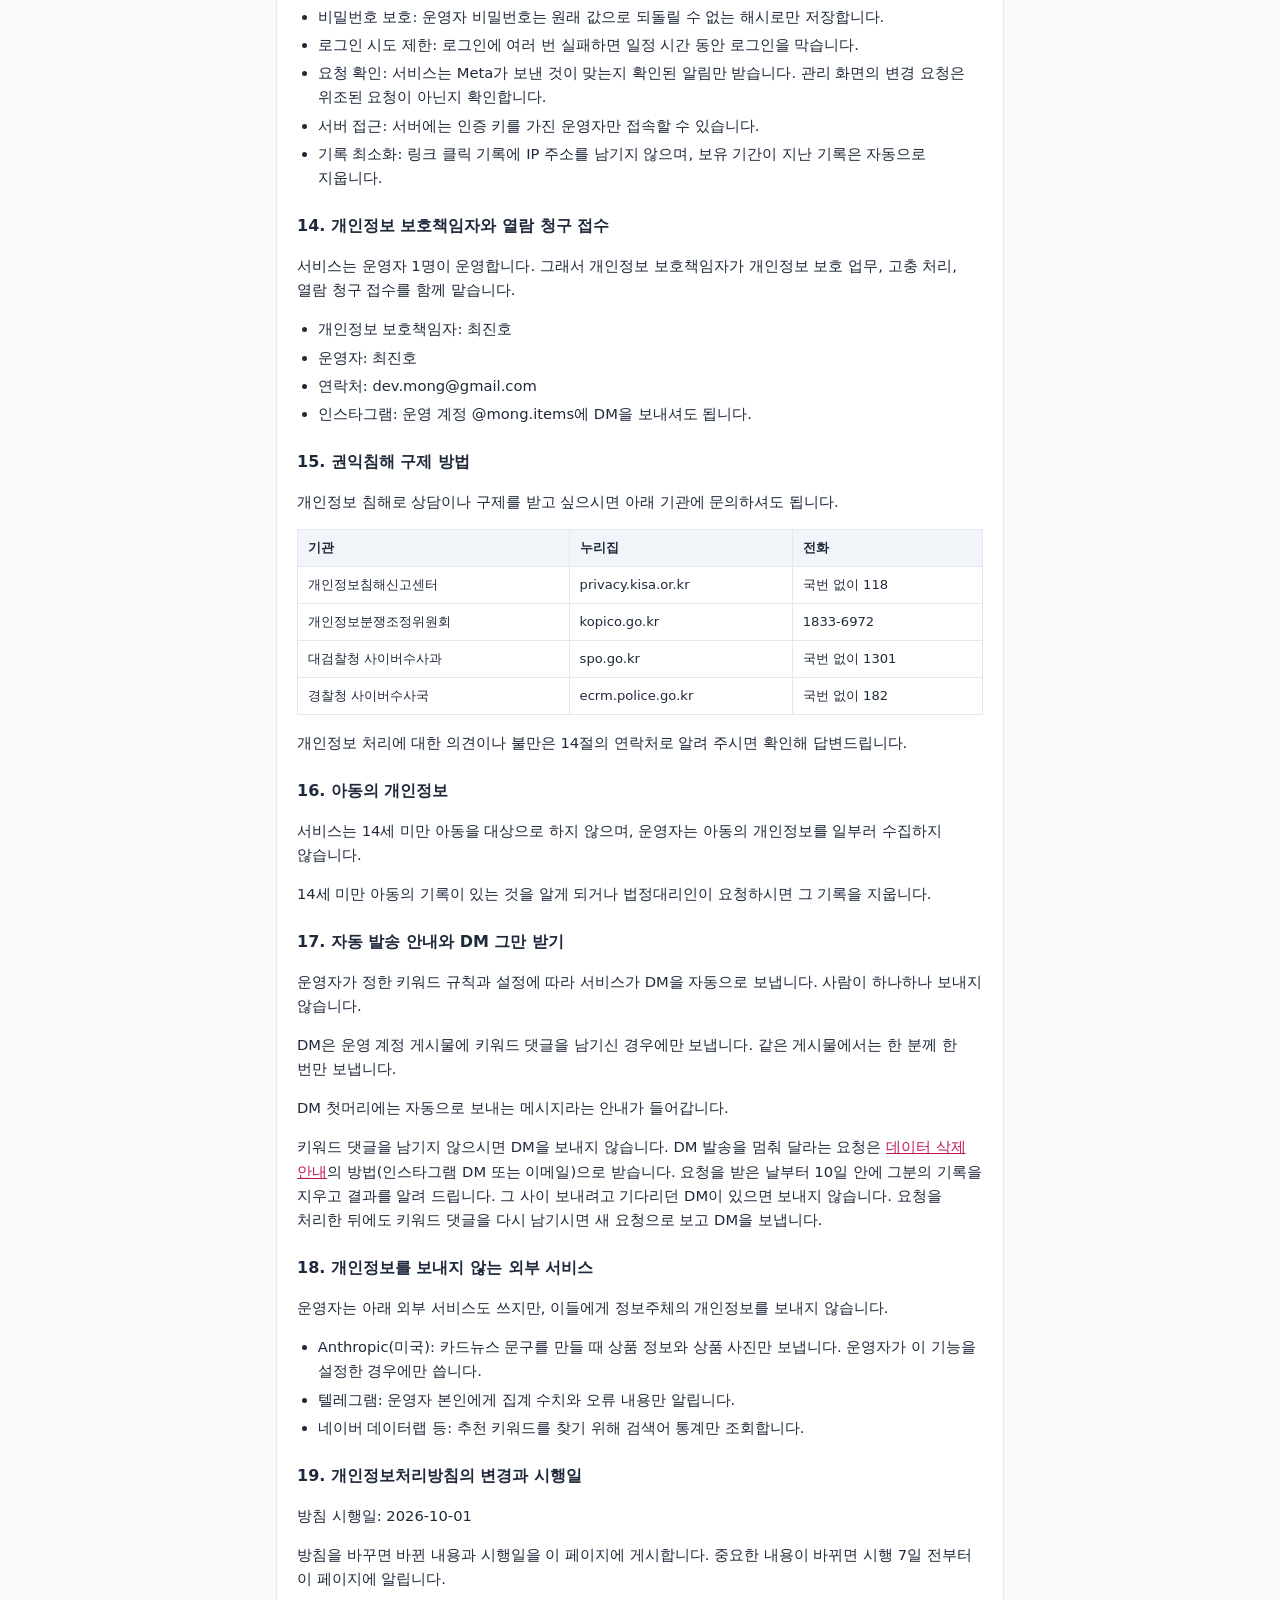
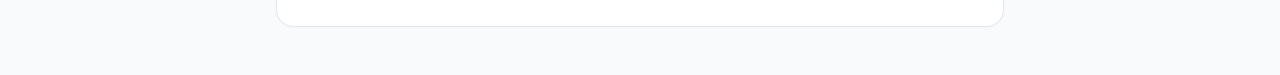
<file: pang/privacy.html>
<!DOCTYPE html>
<html lang="ko"><head>
  <meta charset="UTF-8">
  <meta name="viewport" content="width=device-width, initial-scale=1">
  <link rel="stylesheet" href="./assets/policy.css">
<title>개인정보처리방침</title></head>
<body><header class="pub-head"><div class="inner pub-brand">
  <div class="pub-logo brand-grad">⚡</div>
  <div><b>InstaCoupang</b><small>인스타그램 × 쿠팡 파트너스 자동 응답</small></div>
</div></header>


<main class="pub-main"><article class="panel pub-doc">
<h1>개인정보처리방침</h1>
<p class="pub-note">방침 시행일: 2026-10-01 · 운영자: 최진호</p>

<h2>1. 총칙</h2>
<p>운영자는 인스타그램 운영 계정 @mong.items의 댓글 자동 응답 서비스(이하 "서비스")를 운영합니다. 서비스는 운영 계정 게시물에 댓글로 키워드를 남기신 분께 쿠팡 파트너스 상품 링크를 다이렉트 메시지(DM)로 보냅니다.</p>
<p>운영자는 「개인정보 보호법」에 따라 정보주체(개인정보의 주인인 본인)의 개인정보를 보호하고 관련 고충을 빠르게 처리하기 위해 이 방침을 공개합니다.</p>
<p>이 방침은 서비스가 처리하는 개인정보에 적용됩니다. 링크를 눌러 이동한 쿠팡 사이트에서의 처리와 인스타그램 앱 안에서의 처리에는 각 회사(쿠팡, 인스타그램을 운영하는 Meta)의 개인정보처리방침이 적용됩니다.</p>
<p>이 방침에서 '처리'는 개인정보를 수집·저장·이용·제공·파기하는 등 「개인정보 보호법」이 정한 모든 행위를 뜻합니다.</p>

<h2>2. 처리하는 개인정보의 항목과 수집 방법</h2>
<p>운영자는 서비스를 운영하면서 아래 개인정보를 처리합니다. 댓글을 남기신 분의 이름·전화번호·이메일·결제 정보는 받지 않습니다.</p>
<div class="pub-table"><table>
<thead><tr><th scope="col">구분</th><th scope="col">항목</th><th scope="col">수집 방법</th></tr></thead>
<tbody>
<tr><th scope="row">댓글 기록</th><td>댓글 ID(댓글·게시물마다 붙는 고유 번호), 게시물 ID, 작성자의 인스타그램 사용자 ID와 사용자명, 댓글 내용, 원래 댓글 ID(답글인 경우), 받은 시각</td><td>운영 계정 게시물에 댓글이 달리면 Meta가 인스타그램 연동 기능으로 보내 주는 댓글 알림과, 서비스가 그 기능으로 불러오는 댓글 정보로 받습니다.</td></tr>
<tr><th scope="row">DM 발송 기록</th><td>보낸 메시지 본문(상품명·링크·안내 문구), 댓글 답글 본문, 메시지 ID, 발송 시각, 발송 결과와 오류 내용</td><td>DM과 답글을 보낼 때 서비스가 만듭니다.</td></tr>
<tr><th scope="row">링크 클릭 기록</th><td>링크 식별 코드(DM 속 링크에 붙은 짧은 문자열), 클릭 시각, 브라우저 정보(최대 200자), 이전 페이지 주소(최대 500자), 사람이 눌렀는지 자동 프로그램이 눌렀는지 구분한 값</td><td>DM 속 링크를 누르시면 서비스 서버를 거쳐 쿠팡으로 이동하며, 이때 서버가 기록합니다. DM 속 링크에는 DM마다 다른 링크 식별 코드가 들어 있습니다. 그래서 서비스는 어느 인스타그램 계정에 보낸 링크가 눌렸는지 알 수 있습니다.</td></tr>
<tr><th scope="row">운영자 정보</th><td>로그인 ID 또는 로그인 이메일, 비밀번호 해시(되돌릴 수 없게 바꿔 저장한 값), 인스타그램 연결 토큰(인스타그램 계정에 접근하도록 허가받은 정보, 암호화해 저장), 설정값</td><td>운영자가 관리 화면에서 직접 입력합니다.</td></tr>
</tbody></table></div>
<p>링크 클릭 기록에는 IP 주소(인터넷 접속 주소)를 저장하지 않습니다.</p>
<p>운영자 로그인 실패 횟수는 잠금 판단을 위해 IP 주소별로 서버 메모리에만 잠시 두며, 디스크에는 저장하지 않습니다.</p>

<h2>3. 개인정보의 처리 목적</h2>
<ol>
<li>운영 계정 게시물에 달린 댓글에 키워드가 있는지 확인합니다. 키워드가 없어 DM을 보내지 않은 댓글도 같은 댓글을 두 번 처리하지 않고 오류를 확인하기 위해 처리 결과와 함께 기록합니다.</li>
<li>댓글로 요청하신 상품 링크를 DM으로 보내고, 그 댓글에 답글을 달기 위해 처리합니다.</li>
<li>같은 요청에 DM을 두 번 보내지 않도록 확인하기 위해 처리합니다.</li>
<li>DM 발송 건수와 링크 클릭 건수를 집계해 서비스 성과를 확인하기 위해 처리합니다. 클릭 기록은 DM 기록과 연결해 발송 성과(게시물·상품·DM별 클릭 여부)를 집계하는 데만 씁니다.</li>
<li>발송 오류를 확인하고 대응하기 위해 처리합니다.</li>
<li>운영자 정보는 관리 화면 로그인과 인스타그램 계정 연결을 위해 처리합니다.</li>
</ol>

<h2>4. 동의 없이 처리하는 개인정보와 법적 근거</h2>
<p>운영자는 별도의 동의 절차를 두지 않습니다. 2절의 댓글 기록·DM 발송 기록·링크 클릭 기록은 아래 근거로 처리합니다.</p>
<ul>
<li>운영 계정은 게시물에서 키워드 댓글을 남기시면 DM으로 상품 링크를 보내 드린다고 안내합니다. 키워드 댓글로 이를 요청하신 분께 링크를 보내고 같은 요청에 두 번 보내지 않도록 확인하는 처리는, 그 안내에 따른 약속을 이행하기 위한 처리(「개인정보 보호법」 제15조제1항제4호)입니다.</li>
<li>발송·클릭 집계와 오류 확인은 운영자의 정당한 이익(같은 법 제15조제1항제6호)을 근거로 합니다.</li>
<li>키워드가 없는 댓글을 받아 확인하고 기록하는 처리는 운영자의 정당한 이익(같은 법 제15조제1항제6호)을 근거로 합니다. 이 기록도 5절의 보유 기간 규칙을 따릅니다.</li>
</ul>
<p>3절에 적은 목적 밖으로는 개인정보를 쓰지 않습니다.</p>

<h2>5. 개인정보의 처리 및 보유 기간</h2>
<div class="pub-table"><table>
<thead><tr><th scope="col">개인정보</th><th scope="col">보유 기간</th></tr></thead>
<tbody>
<tr><td>댓글 기록, DM 발송 기록, 링크 클릭 기록</td><td>수집한 날부터 90일</td></tr>
<tr><td>운영자 정보</td><td>서비스 운영을 마칠 때까지</td></tr>
</tbody></table></div>
<p>수집한 날부터 90일이 지나면 서버가 하루 한 번 자동으로 지웁니다.</p>
<p>개인정보가 들어 있지 않은 외부 서비스 연동 기록(요청 종류·시각·결과)도 같은 기간이 지나면 지웁니다.</p>
<p>보유 기간은 운영자가 설정 화면에서 정합니다. 운영자가 기간을 바꾸면 이 페이지의 기간도 바로 바뀝니다.</p>
<p>다른 법령에 따라 보존해야 하는 개인정보는 없습니다.</p>

<h2>6. 개인정보의 파기 절차와 방법</h2>
<ul>
<li>절차: 보유 기간이 지나거나 처리 목적을 이룬 개인정보는 지체 없이 파기(복원할 수 없게 삭제)합니다. 자동 삭제 대상은 서버가 하루 한 번 골라 지웁니다.</li>
<li>방법: 전자 파일 형태의 개인정보는 데이터베이스에서 삭제해 복원할 수 없게 합니다.</li>
<li>백업 사본: 데이터베이스 백업 사본은 매일 만들고, 만든 지 14일이 지나면 지웁니다. 그래서 지운 개인정보도 최대 14일 동안은 백업 사본에 남아 있을 수 있습니다. 백업 사본은 복구할 때만 쓰며, 복구하면 그 사이 받은 삭제 요청을 다시 적용합니다.</li>
</ul>

<h2>7. 개인정보의 제3자 제공</h2>
<p>운영자는 정보주체의 개인정보를 제3자에게 제공하지 않습니다.</p>
<p>DM 속 링크는 서비스 서버를 거쳐 쿠팡으로 이동합니다. 서비스 서버가 쿠팡으로 넘기는 주소는 상품마다 같고, 댓글을 남기신 분을 알아볼 수 있는 정보를 넣지 않습니다.</p>
<p>링크를 누르시면 브라우저가 쿠팡 사이트로 이동합니다. 그 뒤 쿠팡에서 처리되는 정보에는 쿠팡의 개인정보처리방침이 적용됩니다.</p>

<h2>8. 개인정보 처리의 위탁</h2>
<p>운영자는 서비스 운영을 위해 아래와 같이 개인정보 처리를 위탁합니다.</p>
<div class="pub-table"><table>
<thead><tr><th scope="col">수탁자</th><th scope="col">위탁 업무</th></tr></thead>
<tbody>
<tr><td>Google Cloud</td><td>서비스 서버와 데이터베이스 운영(서버 위치: 대한민국 서울)</td></tr>
<tr><td>Meta Platforms, Inc.</td><td>인스타그램 DM과 댓글 답글 발송(9절 국외 이전 참고)</td></tr>
</tbody></table></div>
<p>위탁 업무나 수탁자가 바뀌면 이 방침을 고쳐 알립니다.</p>

<h2>9. 개인정보의 국외 이전</h2>
<p>운영자는 인스타그램 안에서 DM과 답글을 보내기 위해 아래 개인정보를 국외로 이전합니다.</p>
<p>이 이전은 댓글로 요청하신 DM을 받는 분이 쓰시는 인스타그램으로 보내는 데 꼭 필요합니다. 운영자는 이를 요청을 이행하기 위한 처리위탁·보관으로 보고, 「개인정보 보호법」 제28조의8제1항제3호가목에 따라 아래 사항을 이 방침에 공개합니다. Meta는 인스타그램 운영자로서 전달된 DM과 답글을 자신의 개인정보처리방침에 따라서도 처리합니다.</p>
<div class="pub-table"><table class="pub-kv">
<tbody>
<tr><th scope="row">이전받는 자</th><td>Meta Platforms, Inc.</td></tr>
<tr><th scope="row">이전받는 자의 연락처</th><td>Meta Platforms, Inc., ATTN: Privacy Operations, 1601 Willow Road, Menlo Park, CA 94025, USA · 온라인 문의 양식은 Meta 개인정보처리방침의 문의 절(<a href="https://www.facebook.com/privacy/policy" rel="noopener">https://www.facebook.com/privacy/policy</a>)에 있습니다.</td></tr>
<tr><th scope="row">이전 국가</th><td>미국(Meta 본사 소재지). Meta는 자사 개인정보처리방침에 따라 다른 국가의 데이터 센터에도 저장할 수 있습니다.</td></tr>
<tr><th scope="row">이전 항목</th><td>DM 본문(상품명·링크·안내 문구), 받는 분의 댓글 ID, 댓글 답글 본문(@사용자명 포함)</td></tr>
<tr><th scope="row">이전 시기와 방법</th><td>DM과 답글을 보낼 때마다 그 내용을 암호화된 인터넷 통신으로 Meta에 넘깁니다.</td></tr>
<tr><th scope="row">이용 목적</th><td>댓글로 요청하신 상품 링크를 DM으로 보내고 답글을 다는 것</td></tr>
<tr><th scope="row">보유·이용 기간</th><td>DM은 받는 분의 인스타그램 대화창에, 답글은 운영 계정 게시물에 남습니다. Meta가 보관하는 기간은 Meta의 개인정보처리방침에 따릅니다. 운영 계정이 단 답글은 요청하시면 운영자가 지웁니다.</td></tr>
<tr><th scope="row">거부 방법과 효과</th><td>키워드 댓글을 남기지 않으시면 Meta로 보내지 않습니다. 그러면 DM으로 링크를 받으실 수 없습니다.</td></tr>
</tbody></table></div>

<h2>10. 인스타그램 플랫폼 데이터의 처리</h2>
<p>운영자는 Meta의 인스타그램 연동 기능으로 받는 아래 정보(이하 "플랫폼 데이터")를 처리합니다.</p>
<ul>
<li>처리하는 데이터: 댓글 ID, 게시물 ID, 작성자의 인스타그램 사용자 ID와 사용자명, 댓글 내용</li>
<li>처리 방법: 댓글 내용에서 키워드를 찾아 맞는 상품 링크를 DM으로 보내고, 답글을 달고, 결과를 기록합니다.</li>
<li>처리 목적: 댓글 요청에 응답하기, 중복 발송 막기, 발송·클릭 건수 집계. 이 목적에만 씁니다.</li>
<li>보관과 삭제: 5절의 보유 기간에 따라 지웁니다. 삭제를 요청하시는 방법은 <a href="./data-deletion.html">데이터 삭제 안내</a>에 있습니다.</li>
</ul>
<p>운영자는 플랫폼 데이터를 판매하지 않으며, 광고 네트워크(광고 중개 업체)나 데이터 중개업자(개인정보를 모아 거래하는 업체)에게 제공하지 않습니다.</p>

<h2>11. 정보주체와 법정대리인의 권리·의무와 행사 방법</h2>
<p>정보주체는 운영자에게 언제든지 개인정보 열람·정정·삭제·처리정지를 요구할 수 있습니다.</p>
<p>인스타그램 운영 계정 @mong.items에 DM을 보내시거나 이메일(dev.mong@gmail.com)로 요청하실 수 있습니다.</p>
<p>운영자는 요청을 받은 날부터 10일 안에 조치하고 그 결과를 알려 드립니다.</p>
<p>요청하신 분이 본인이나 정당한 대리인인지 확인합니다. 비밀번호나 인증 코드는 받지 않습니다.</p>
<p>법정대리인이나 위임을 받은 대리인도 요구하실 수 있습니다. 대리인은 위임장을, 법정대리인은 법정대리인임을 확인할 수 있는 서류를 함께 보내 주셔야 합니다. 14세 미만 아동의 개인정보는 법정대리인이 같은 권리를 행사할 수 있습니다.</p>
<p>법령에 따라 요청을 거절하거나 일부만 들어 드릴 때는 그 사유와 이의 제기 방법을 알려 드립니다. 이의를 제기하시면 다시 검토해 결과를 알려 드립니다.</p>
<p>정보주체는 관계 법령을 어겨 다른 사람의 개인정보와 사생활을 침해해서는 안 됩니다.</p>
<p>삭제 요청 절차는 <a href="./data-deletion.html">데이터 삭제 안내</a>에 단계별로 있습니다.</p>

<h2>12. 개인정보 자동 수집 장치의 설치·운영과 거부</h2>
<p>운영자는 방문자와 링크 이용자의 브라우저에 쿠키를 저장하지 않습니다. 이 페이지, 데이터 삭제 안내, 링크 이동에서도 쿠키를 저장하지 않습니다.</p>
<p>운영자 로그인 화면과 관리 화면에서만 로그인 상태를 유지하고 위조된 요청을 막기 위해 세션 쿠키(ac_session)를 씁니다.</p>
<p>이 쿠키는 30일 동안 유지됩니다. 웹 페이지의 프로그램(스크립트)이 이 쿠키를 읽지 못하게 하고, 암호화 연결에서만 전송되게 설정합니다.</p>
<p>쿠키를 거부하려면 브라우저 설정에서 쿠키 저장을 막으시면 됩니다. 쿠키를 막아도 방문자의 서비스 이용에는 영향이 없습니다.</p>

<h2>13. 개인정보의 안전성 확보 조치</h2>
<ul>
<li>접근 제한: 개인정보를 다루는 사람은 운영자 1명이며, 관리 화면에는 등록된 로그인 계정으로만 들어갈 수 있습니다.</li>
<li>암호화: 모든 접속은 암호화 통신으로만 받습니다. 인스타그램 연결 토큰은 암호화해 저장합니다.</li>
<li>비밀번호 보호: 운영자 비밀번호는 원래 값으로 되돌릴 수 없는 해시로만 저장합니다.</li>
<li>로그인 시도 제한: 로그인에 여러 번 실패하면 일정 시간 동안 로그인을 막습니다.</li>
<li>요청 확인: 서비스는 Meta가 보낸 것이 맞는지 확인된 알림만 받습니다. 관리 화면의 변경 요청은 위조된 요청이 아닌지 확인합니다.</li>
<li>서버 접근: 서버에는 인증 키를 가진 운영자만 접속할 수 있습니다.</li>
<li>기록 최소화: 링크 클릭 기록에 IP 주소를 남기지 않으며, 보유 기간이 지난 기록은 자동으로 지웁니다.</li>
</ul>

<h2>14. 개인정보 보호책임자와 열람 청구 접수</h2>
<p>서비스는 운영자 1명이 운영합니다. 그래서 개인정보 보호책임자가 개인정보 보호 업무, 고충 처리, 열람 청구 접수를 함께 맡습니다.</p>
<ul>
<li>개인정보 보호책임자: 최진호</li>
<li>운영자: 최진호</li>
<li>연락처: dev.mong@gmail.com</li>
<li>인스타그램: 운영 계정 @mong.items에 DM을 보내셔도 됩니다.</li>
</ul>

<h2>15. 권익침해 구제 방법</h2>
<p>개인정보 침해로 상담이나 구제를 받고 싶으시면 아래 기관에 문의하셔도 됩니다.</p>
<div class="pub-table"><table>
<thead><tr><th scope="col">기관</th><th scope="col">누리집</th><th scope="col">전화</th></tr></thead>
<tbody>
<tr><td>개인정보침해신고센터</td><td>privacy.kisa.or.kr</td><td>국번 없이 118</td></tr>
<tr><td>개인정보분쟁조정위원회</td><td>kopico.go.kr</td><td>1833-6972</td></tr>
<tr><td>대검찰청 사이버수사과</td><td>spo.go.kr</td><td>국번 없이 1301</td></tr>
<tr><td>경찰청 사이버수사국</td><td>ecrm.police.go.kr</td><td>국번 없이 182</td></tr>
</tbody></table></div>
<p>개인정보 처리에 대한 의견이나 불만은 14절의 연락처로 알려 주시면 확인해 답변드립니다.</p>

<h2>16. 아동의 개인정보</h2>
<p>서비스는 14세 미만 아동을 대상으로 하지 않으며, 운영자는 아동의 개인정보를 일부러 수집하지 않습니다.</p>
<p>14세 미만 아동의 기록이 있는 것을 알게 되거나 법정대리인이 요청하시면 그 기록을 지웁니다.</p>

<h2>17. 자동 발송 안내와 DM 그만 받기</h2>
<p>운영자가 정한 키워드 규칙과 설정에 따라 서비스가 DM을 자동으로 보냅니다. 사람이 하나하나 보내지 않습니다.</p>
<p>DM은 운영 계정 게시물에 키워드 댓글을 남기신 경우에만 보냅니다. 같은 게시물에서는 한 분께 한 번만 보냅니다.</p>
<p>DM 첫머리에는 자동으로 보내는 메시지라는 안내가 들어갑니다.</p>
<p>키워드 댓글을 남기지 않으시면 DM을 보내지 않습니다. DM 발송을 멈춰 달라는 요청은 <a href="./data-deletion.html">데이터 삭제 안내</a>의 방법(인스타그램 DM 또는 이메일)으로 받습니다. 요청을 받은 날부터 10일 안에 그분의 기록을 지우고 결과를 알려 드립니다. 그 사이 보내려고 기다리던 DM이 있으면 보내지 않습니다. 요청을 처리한 뒤에도 키워드 댓글을 다시 남기시면 새 요청으로 보고 DM을 보냅니다.</p>

<h2>18. 개인정보를 보내지 않는 외부 서비스</h2>
<p>운영자는 아래 외부 서비스도 쓰지만, 이들에게 정보주체의 개인정보를 보내지 않습니다.</p>
<ul>
<li>Anthropic(미국): 카드뉴스 문구를 만들 때 상품 정보와 상품 사진만 보냅니다. 운영자가 이 기능을 설정한 경우에만 씁니다.</li>
<li>텔레그램: 운영자 본인에게 집계 수치와 오류 내용만 알립니다.</li>
<li>네이버 데이터랩 등: 추천 키워드를 찾기 위해 검색어 통계만 조회합니다.</li>
</ul>

<h2>19. 개인정보처리방침의 변경과 시행일</h2>
<p>방침 시행일: 2026-10-01</p>
<p>방침을 바꾸면 바뀐 내용과 시행일을 이 페이지에 게시합니다. 중요한 내용이 바뀌면 시행 7일 전부터 이 페이지에 알립니다.</p>
</article></main></body></html>
</file>
<file: assets/styles.css>
:root {
  color-scheme: light;
  --primary: #6366f1;
  --primary-light: #a5b4fc;
  --pink: #ec4899;
  --ink: #111827;
  --muted: #626d7d;
  --gradient: linear-gradient(135deg, #6366f1 0%, #8b5cf6 50%, #ec4899 100%);
  --dark: linear-gradient(135deg, #1e293b 0%, #0f172a 100%);
  --shadow: 0 25px 50px -12px rgb(0 0 0 / .15);
}
*, *::before, *::after { box-sizing: border-box; }
html { scroll-behavior: smooth; scroll-padding-top: 88px; }
body { margin: 0; background: #f9fafb; color: #374151; font-family: Inter, -apple-system, BlinkMacSystemFont, "Segoe UI", "Apple SD Gothic Neo", "Noto Sans KR", "Malgun Gothic", sans-serif; line-height: 1.6; word-break: keep-all; overflow-wrap: anywhere; }
h1, h2, h3, p, ul { margin: 0; }
ul { padding: 0; list-style: none; }
a { color: inherit; }
button { font: inherit; }
svg { display: block; flex-shrink: 0; stroke-linecap: round; stroke-linejoin: round; }
[hidden] { display: none !important; }
:focus-visible { outline: 3px solid #818cf8; outline-offset: 5px; }
.container { width: min(100%, 1200px); margin-inline: auto; }
.skip-link { position: fixed; z-index: 2000; inset: 12px auto auto 12px; padding: 12px 20px; border-radius: 8px; background: white; color: var(--ink); transform: translateY(-160%); }
.skip-link:focus { transform: translateY(0); }

.navbar { position: fixed; inset: 0 0 auto; z-index: 100; padding: 16px 32px; transition: background .3s, box-shadow .3s; }
.navbar.scrolled, .navbar.menu-open, .navbar.solid { background: rgb(255 255 255 / .96); box-shadow: 0 4px 12px rgb(0 0 0 / .06); backdrop-filter: blur(20px); }
.nav-container { display: flex; align-items: center; justify-content: space-between; gap: 24px; min-height: 40px; }
.logo, .footer-logo { display: inline-flex; align-items: center; font-size: 24px; font-weight: 800; line-height: 1.6; text-decoration: none; }
.brand-text, .gradient-text { background: var(--gradient); color: #a78bfa; -webkit-background-clip: text; background-clip: text; -webkit-text-fill-color: transparent; }
.brand-image { display: block; max-width: 200px; max-height: 40px; width: auto; height: auto; object-fit: contain; }
.nav-links { display: flex; align-items: center; gap: 32px; }
.nav-links a { display: block; padding-block: 8px; text-decoration: none; color: #d1d5db; font-size: 15.2px; font-weight: 600; position: relative; transition: color .2s; }
.navbar.scrolled .nav-links a, .navbar.solid .nav-links a, .navbar.menu-open .nav-links a { color: #4b5563; }
.nav-links a::after { content: ""; position: absolute; inset: auto 0 3px; height: 2px; background: var(--gradient); transform: scaleX(0); transform-origin: left; transition: transform .2s; }
.nav-links a:hover, .navbar .nav-links a[aria-current] { color: #a78bfa; }
.navbar.scrolled .nav-links a:hover, .navbar.solid .nav-links a:hover { color: #6366f1; }
.nav-links a:hover::after { transform: scaleX(1); }
.mobile-menu-btn { display: none; padding: 10px; border: 0; background: transparent; color: #e5e7eb; border-radius: 6px; cursor: pointer; }
.mobile-menu-btn svg { width: 24px; height: 24px; }
.menu-close { display: none; }
.menu-open .menu-lines { display: none; }
.menu-open .menu-close { display: block; }
.scrolled .mobile-menu-btn, .solid .mobile-menu-btn, .menu-open .mobile-menu-btn { color: #4b5563; }

section { padding: 96px 32px; }
.hero { display: flex; align-items: center; justify-content: center; position: relative; min-height: 100vh; min-height: 100svh; padding: 128px 32px 96px; background: var(--dark); overflow: hidden; }
.hero::before, .about::before { content: ""; position: absolute; inset: 0; pointer-events: none; }
.hero::before { background: radial-gradient(circle at 20% 80%, rgb(99 102 241 / .3) 0%, transparent 50%), radial-gradient(circle at 80% 20%, rgb(236 72 153 / .2) 0%, transparent 50%), radial-gradient(circle at 40% 40%, rgb(6 182 212 / .15) 0%, transparent 40%); animation: pulse 8s ease-in-out infinite; }
.hero-content { position: relative; z-index: 1; max-width: 900px; padding: 16px 0; text-align: center; }
.hero-badge { display: inline-flex; align-items: center; gap: 8px; padding: 8px 16px; margin-bottom: 32px; border: 1px solid rgb(255 255 255 / .2); border-radius: 100px; color: #d1d5db; background: rgb(255 255 255 / .1); font-size: 14px; font-weight: 500; backdrop-filter: blur(10px); }
.hero-badge svg { width: 16px; height: 16px; }
.hero h1 { margin-bottom: 24px; color: white; font-size: clamp(44px, 6.2vw, 80px); font-weight: 800; line-height: 1.24; letter-spacing: -.045em; }
.hero-line { display: block; }
.hero p { max-width: 600px; margin: 0 auto 48px; color: #b2bac9; font-size: 20px; line-height: 1.75; }
.hero-buttons { display: flex; justify-content: center; flex-wrap: wrap; gap: 16px; }
.btn, .contact-btn { display: inline-flex; align-items: center; justify-content: center; gap: 10px; min-height: 56px; padding: 16px 32px; border: 1px solid transparent; border-radius: 12px; color: white; font-size: 16px; font-weight: 700; text-decoration: none; transition: transform .25s, box-shadow .25s, background .25s; }
.btn svg { width: 20px; height: 20px; }
.btn-primary, .contact-btn { background: var(--gradient); box-shadow: 0 10px 30px rgb(99 102 241 / .3); }
.btn-primary:hover, .contact-btn[href]:hover { transform: translateY(-3px); box-shadow: 0 15px 40px rgb(99 102 241 / .4); }
.btn-secondary { background: rgb(255 255 255 / .1); border-color: rgb(255 255 255 / .2); backdrop-filter: blur(10px); }
.btn-secondary:hover { transform: translateY(-2px); background: rgb(255 255 255 / .18); }
.floating-shapes { position: absolute; inset: 0; overflow: hidden; pointer-events: none; }
.shape { position: absolute; border-radius: 50%; opacity: .1; animation: float 20s infinite ease-in-out; }
.shape-1 { width: 400px; height: 400px; background: var(--primary); top: -100px; right: -100px; }
.shape-2 { width: 300px; height: 300px; background: var(--pink); bottom: -50px; left: -50px; animation-delay: -5s; }
.shape-3 { width: 200px; height: 200px; background: #06b6d4; top: 50%; left: 10%; animation-delay: -10s; }
@keyframes pulse { 50% { opacity: .7; } }
@keyframes float { 25% { transform: translate(20px, -20px); } 50% { transform: translate(-10px, 20px); } 75% { transform: translate(-20px, -10px); } }

.section-header { text-align: center; margin-bottom: 64px; }
.section-label { display: inline-block; padding: 8px 16px; margin-bottom: 16px; border-radius: 100px; background: linear-gradient(135deg, rgb(99 102 241 / .1), rgb(236 72 153 / .1)); color: #5759ce; font-size: 14px; font-weight: 700; letter-spacing: .05em; }
.section-title { margin-bottom: 16px; color: var(--ink); font-size: clamp(30px, 4vw, 48px); font-weight: 800; line-height: 1.35; letter-spacing: -.035em; }
.section-subtitle { max-width: 600px; margin-inline: auto; color: var(--muted); font-size: 18px; line-height: 1.8; }
.services-grid { display: grid; grid-template-columns: repeat(3, minmax(0, 1fr)); gap: 32px; }
.service-card { position: relative; padding: 40px; background: white; border: 1px solid #f3f4f6; border-radius: 24px; overflow: hidden; transition: transform .3s, box-shadow .3s; }
.service-card::before { content: ""; position: absolute; inset: 0 0 auto; height: 4px; background: var(--gradient); transform: scaleX(0); transform-origin: left; transition: transform .3s; }
.service-card:hover { transform: translateY(-8px); box-shadow: var(--shadow); }
.service-card:hover::before { transform: scaleX(1); }
.service-icon { display: flex; align-items: center; justify-content: center; width: 64px; height: 64px; margin-bottom: 24px; border-radius: 16px; background: linear-gradient(135deg, rgb(99 102 241 / .1), rgb(236 72 153 / .1)); color: var(--primary); }
.service-icon svg { width: 32px; height: 32px; }
.service-card h3 { margin-bottom: 12px; color: var(--ink); font-size: 20px; font-weight: 700; }
.service-card p { color: var(--muted); line-height: 1.8; }
.service-tags { display: flex; flex-wrap: wrap; gap: 8px; margin-top: 24px; }
.service-tags li { padding: 6px 12px; border-radius: 100px; background: #f3f4f6; color: #4b5563; font-size: 12px; font-weight: 500; }

.about { position: relative; overflow: hidden; background: var(--dark); }
.about::before { background: radial-gradient(circle at 80% 50%, rgb(99 102 241 / .2) 0%, transparent 50%), radial-gradient(circle at 20% 80%, rgb(236 72 153 / .15) 0%, transparent 40%); }
.about .container { position: relative; }
.about .section-label { color: var(--primary-light); background: rgb(255 255 255 / .1); }
.about .section-title { color: white; }
.about .section-subtitle { color: #b2bac9; }
.about-content { display: grid; grid-template-columns: repeat(3, minmax(0, 1fr)); gap: 32px; }
.about-card { padding: 32px; border: 1px solid rgb(255 255 255 / .1); border-radius: 20px; text-align: center; background: rgb(255 255 255 / .05); backdrop-filter: blur(20px); transition: transform .3s, background .3s; }
.about-card:hover { transform: translateY(-4px); background: rgb(255 255 255 / .1); }
.about-icon { display: flex; align-items: center; justify-content: center; width: 56px; height: 56px; margin: 0 auto 20px; border-radius: 16px; background: var(--gradient); color: white; }
.about-icon svg { width: 28px; height: 28px; }
.about-card h3 { margin-bottom: 8px; color: white; font-size: 18px; font-weight: 600; }
.about-card p { color: #b2bac9; font-size: 14.4px; line-height: 1.8; }

.contact { text-align: center; }
.contact-box { position: relative; padding: 64px; border: 1px solid #f3f4f6; border-radius: 32px; background: white; box-shadow: var(--shadow); overflow: hidden; }
.contact-box::before { content: ""; position: absolute; inset: 0 0 auto; height: 6px; background: var(--gradient); }
.contact-box h2 { margin-bottom: 16px; color: var(--ink); font-size: 32px; font-weight: 800; line-height: 1.4; letter-spacing: -.035em; }
.contact-box > p { max-width: 500px; margin: 0 auto 32px; color: var(--muted); line-height: 1.8; }
.contact-btn { gap: 12px; padding: 20px 40px; border-radius: 16px; font-size: 18px; }
.contact-btn svg { width: 24px; height: 24px; }
.contact-btn[aria-disabled="true"] { cursor: default; background: linear-gradient(135deg, #5b5fc7, #9b4492); box-shadow: none; }
.contact-box .contact-status { margin: 16px auto 0; font-size: 14px; }
.contact-details { display: flex; flex-wrap: wrap; justify-content: center; gap: 12px 32px; margin: 24px 0 0; }
.contact-details div { display: flex; align-items: baseline; gap: 8px; }
.contact-details dt { font-size: 13px; color: var(--muted); }
.contact-details dd { margin: 0; font-size: 14px; }
.contact-details a { text-underline-offset: 3px; }

footer { padding: 64px 32px 32px; background: var(--ink); color: #aab3c2; }
.footer-content { display: flex; justify-content: space-between; align-items: center; flex-wrap: wrap; gap: 32px; }
.footer-logo { font-size: 20px; }
.footer-links { display: flex; flex-wrap: wrap; justify-content: center; gap: 16px 32px; }
.footer-links a { padding-block: 8px; font-size: 14px; text-decoration: none; transition: color .2s; }
.footer-links a:hover { color: white; }
.footer-bottom { margin-top: 48px; padding-top: 32px; border-top: 1px solid #263143; text-align: center; font-size: 14px; }
.company-details { margin-bottom: 12px; }
.draft-notice { margin-top: 12px; color: #aab3c2; font-size: 12px; }

/* 내용은 기본적으로 보입니다. 스크립트가 없어도 홈페이지를 읽을 수 있습니다. */
.motion-enabled .reveal.is-pending { opacity: 0; transform: translateY(24px); }
.motion-enabled .reveal { transition: opacity .65s, transform .65s; }
.document-main { max-width: 860px; margin-inline: auto; padding: 144px 32px 96px; min-height: 75vh; }
.document-main h1 { color: var(--ink); font-size: clamp(32px, 6vw, 48px); line-height: 1.4; margin-bottom: 24px; letter-spacing: -.035em; }
.document-main h2 { color: var(--ink); font-size: 21px; margin: 36px 0 12px; }
.document-main p { margin-bottom: 16px; color: var(--muted); line-height: 1.9; }
.document-main .btn { margin-top: 24px; }
.document-note { padding: 20px 24px; border: 1px solid #ddd6fe; border-radius: 12px; background: #f5f3ff; }

@media (max-width: 960px) {
  .services-grid, .about-content { gap: 20px; }
  .service-card { padding: 28px; }
  .about-card { padding: 28px 22px; }
}
@media (max-width: 768px) {
  html { scroll-padding-top: 80px; }
  .navbar { padding: 14px 24px; }
  .logo { font-size: 22px; }
  .nav-container { flex-wrap: wrap; gap: 0; }
  .nav-links { gap: 20px; }
  .nav-links a { font-size: 14px; }
  .js-menu .mobile-menu-btn { display: block; }
  .js-menu .nav-links { display: none; }
  .js-menu .menu-open .nav-links { display: flex; flex-direction: column; align-items: stretch; width: 100%; gap: 0; padding: 16px 0 6px; }
  .menu-open .nav-links a { padding: 12px 0; }
  .hero { padding: 120px 24px 72px; }
  .hero h1 { font-size: clamp(34px, 6.6vw, 48px); line-height: 1.3; }
  .hero-badge { margin-bottom: 28px; font-size: 13px; }
  .hero p { font-size: 16px; max-width: 440px; margin-bottom: 40px; }
  .hero-buttons { flex-direction: column; align-items: center; }
  .btn { width: 100%; max-width: 280px; }
  section { padding: 64px 24px; }
  .section-header { margin-bottom: 40px; }
  .section-title { font-size: 30px; }
  .section-subtitle { font-size: 16px; }
  .services-grid, .about-content { grid-template-columns: minmax(0, 1fr); gap: 24px; }
  .service-card { padding: 32px; }
  .about-card { padding: 32px; }
  .contact-box { padding: 40px 24px; }
  .contact-box h2 { font-size: 28px; }
  .contact-btn { width: 100%; max-width: 300px; padding: 18px 24px; font-size: 16px; }
  .contact-details { flex-direction: column; align-items: center; gap: 12px; }
  footer { padding: 48px 24px 24px; }
  .footer-content { flex-direction: column; text-align: center; gap: 24px; }
  .footer-bottom { margin-top: 32px; padding-top: 24px; }
  .document-main { padding: 128px 24px 64px; }
}
@media (max-width: 359px) {
  .navbar { padding-inline: 16px; }
  .hero { padding-inline: 20px; }
  .hero h1 { font-size: 32px; }
  section { padding-inline: 16px; }
  .service-card { padding: 24px; }
}
@media (prefers-reduced-motion: reduce) {
  html { scroll-behavior: auto; }
  *, *::before, *::after { animation: none !important; transition: none !important; }
  .motion-enabled .reveal.is-pending { opacity: 1; transform: none; }
}
</file>
<file: pang/assets/policy.css>
/* Public policy document layout, adapted from the supplied source pages. */
.brand-grad { background: linear-gradient(135deg, #833AB4, #E1306C 55%, #F77737); }
.panel { background: #fff; border: 1px solid #e2e8f0; border-radius: 1.1rem; padding: 1.25rem; box-shadow: 0 1px 2px rgba(0,0,0,.03); }
/* 공개 페이지(정책·/go 안내)용. 외부 CDN 없이 로컬 글꼴과 프로토타입 색을 쓴다. */
* { box-sizing: border-box; }
body { margin: 0; background: #f8fafc; color: #1e293b; font-family: "Pretendard", system-ui, sans-serif; line-height: 1.65; }
.pub-head { background: #0f172a; color: #fff; padding: 1.1rem 1rem; }
.pub-head .inner, .pub-main { max-width: 760px; margin: 0 auto; }
.pub-brand { display: flex; align-items: center; gap: .75rem; }
.pub-logo { width: 2.5rem; height: 2.5rem; border-radius: .8rem; display: flex; align-items: center; justify-content: center; font-weight: 900; }
.pub-brand b { display: block; font-weight: 800; }
.pub-brand small { color: #94a3b8; font-size: .75rem; }
.pub-main { padding: 1.5rem 1rem 3rem; }
.pub-main h1 { font-size: 1.35rem; font-weight: 900; margin: 0 0 .25rem; }
.pub-main h2 { font-size: 1rem; font-weight: 800; margin: 1.4rem 0 .4rem; }
.pub-main p, .pub-main li { font-size: .92rem; }
.pub-note { font-size: .8rem; color: #64748b; }
.pub-main a { color: #be185d; }
.go-wrap { min-height: 100vh; display: flex; align-items: center; justify-content: center; padding: 24px; text-align: center; color: #fff; }
.go-wrap main { max-width: 360px; }
.go-wrap h1 { font-size: 1.2rem; font-weight: 800; }
.go-wrap small { display: block; margin-top: 1.5rem; font-size: .75rem; opacity: .85; line-height: 1.5; }
/* 정책 문서(/privacy·/data-deletion). 표는 래퍼만 가로로 밀려 390px 화면에서도 페이지가 넘치지 않는다. */
.pub-doc { overflow-wrap: anywhere; word-break: keep-all; }
.pub-main h3 { font-size: .92rem; font-weight: 700; margin: 1rem 0 .3rem; }
.pub-main ol, .pub-main ul { padding-left: 1.3rem; margin: .4rem 0 .8rem; }
.pub-main li { margin: .25rem 0; }
.pub-table { overflow-x: auto; margin: .5rem 0 1rem; }
.pub-table table { width: 100%; border-collapse: collapse; font-size: .82rem; }
.pub-table th, .pub-table td { border: 1px solid #e2e8f0; padding: .45rem .6rem; text-align: left; vertical-align: top; }
.pub-table thead th, .pub-table tbody th { background: #f1f5f9; font-weight: 700; }
.pub-table th { overflow-wrap: normal; }  /* 제목 칸은 낱말 중간에서 끊지 않는다 */
</file>
